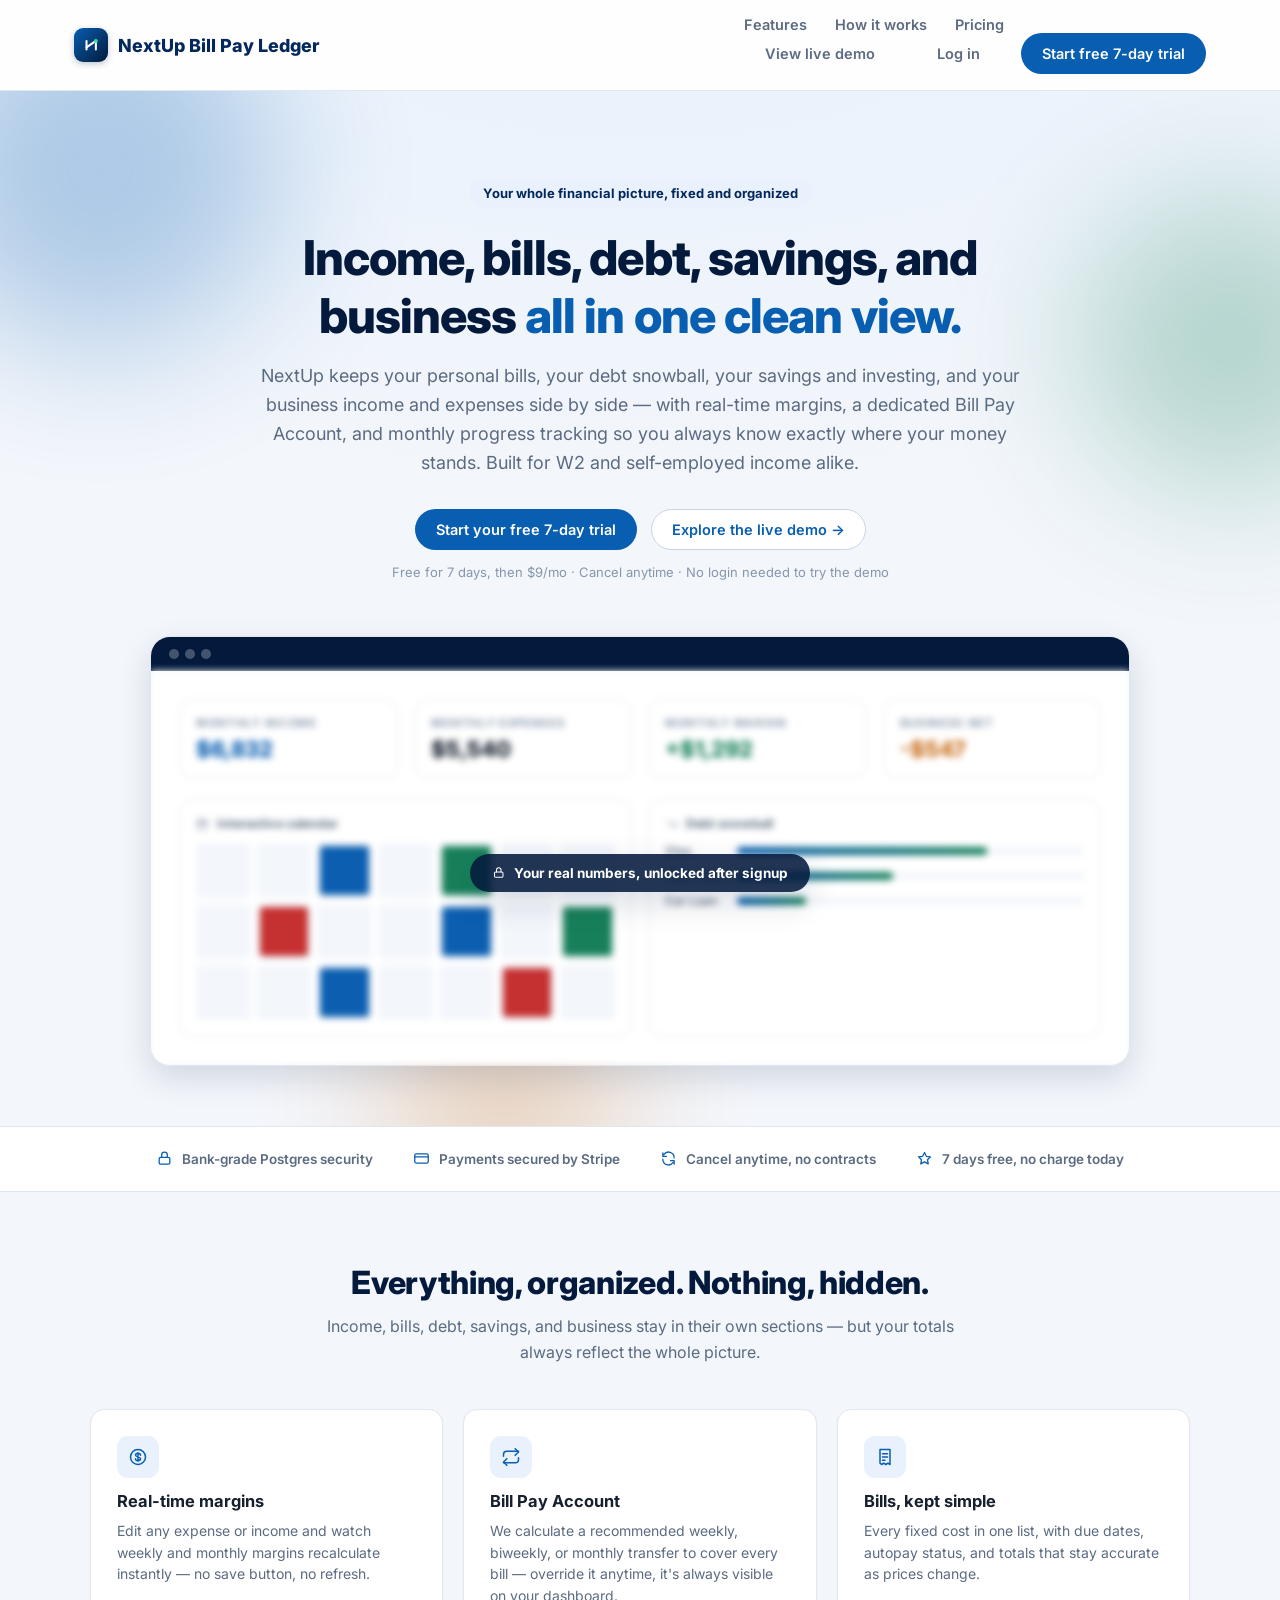
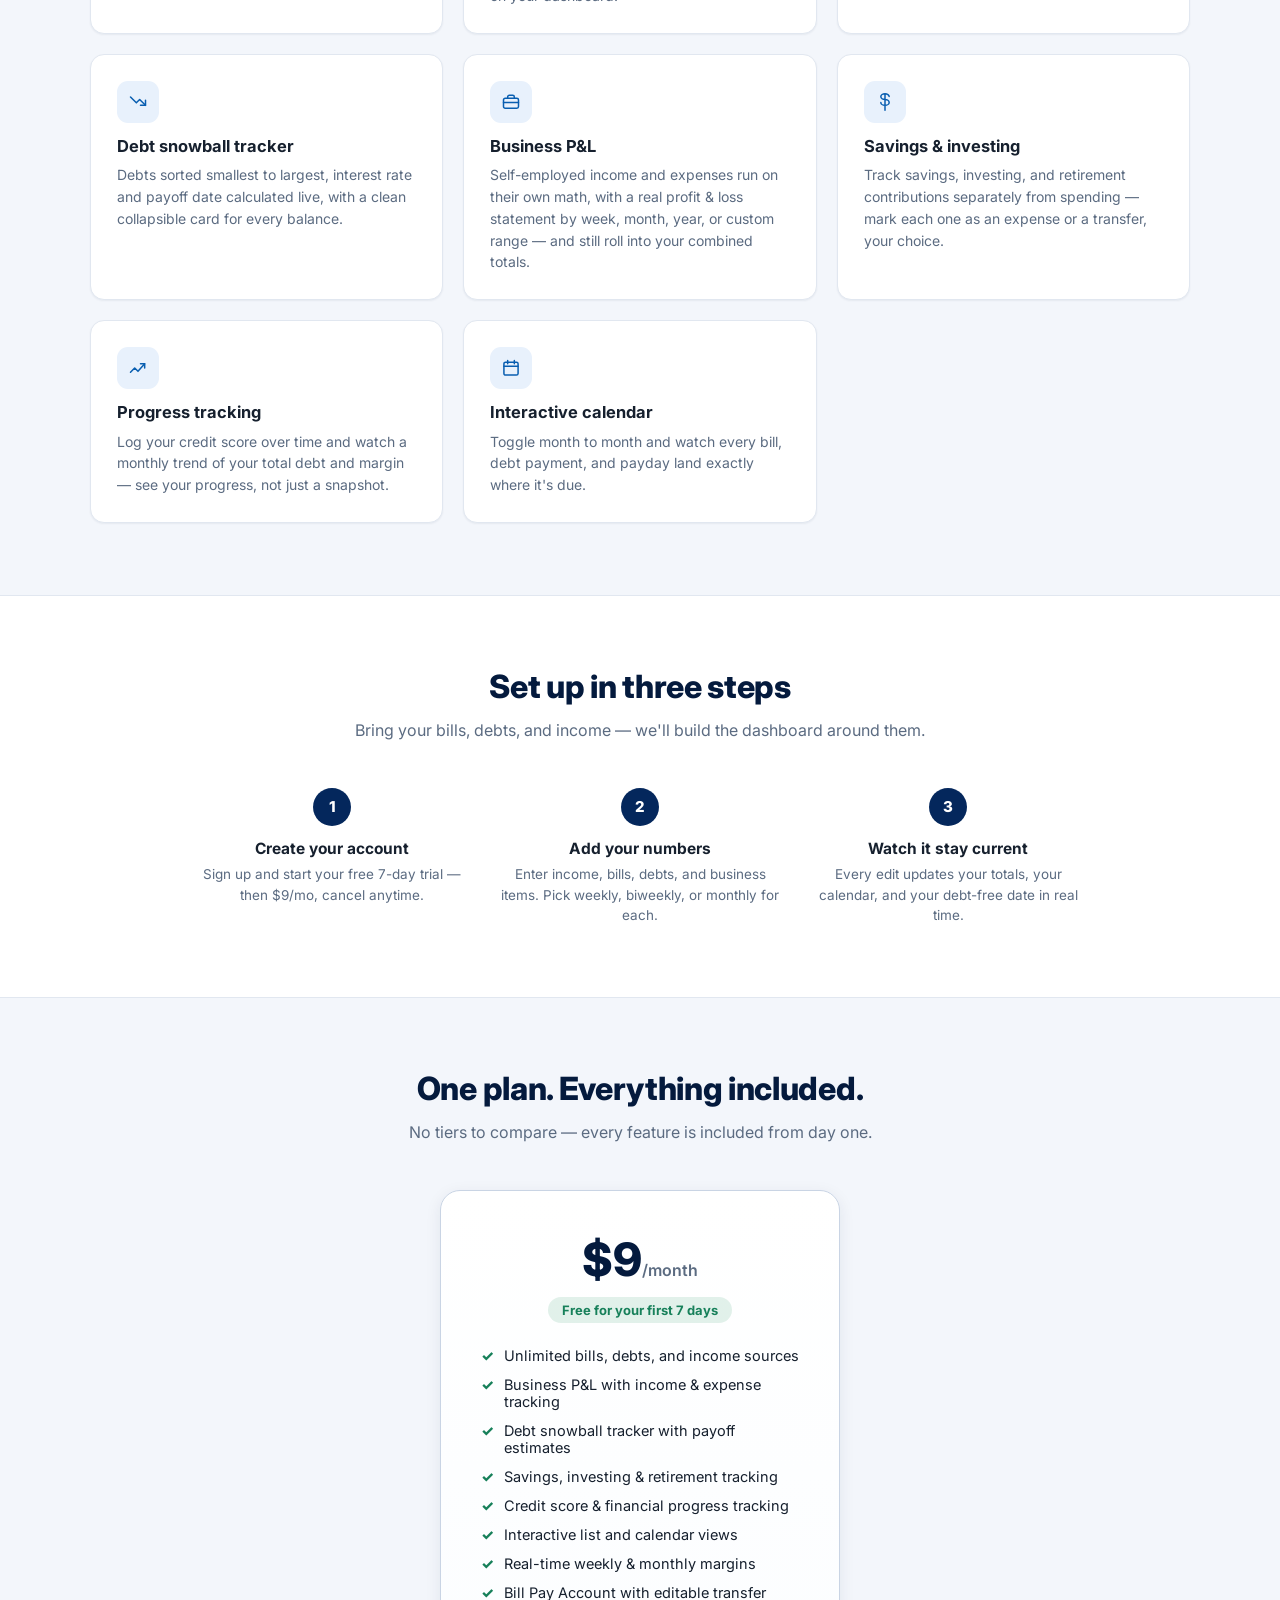
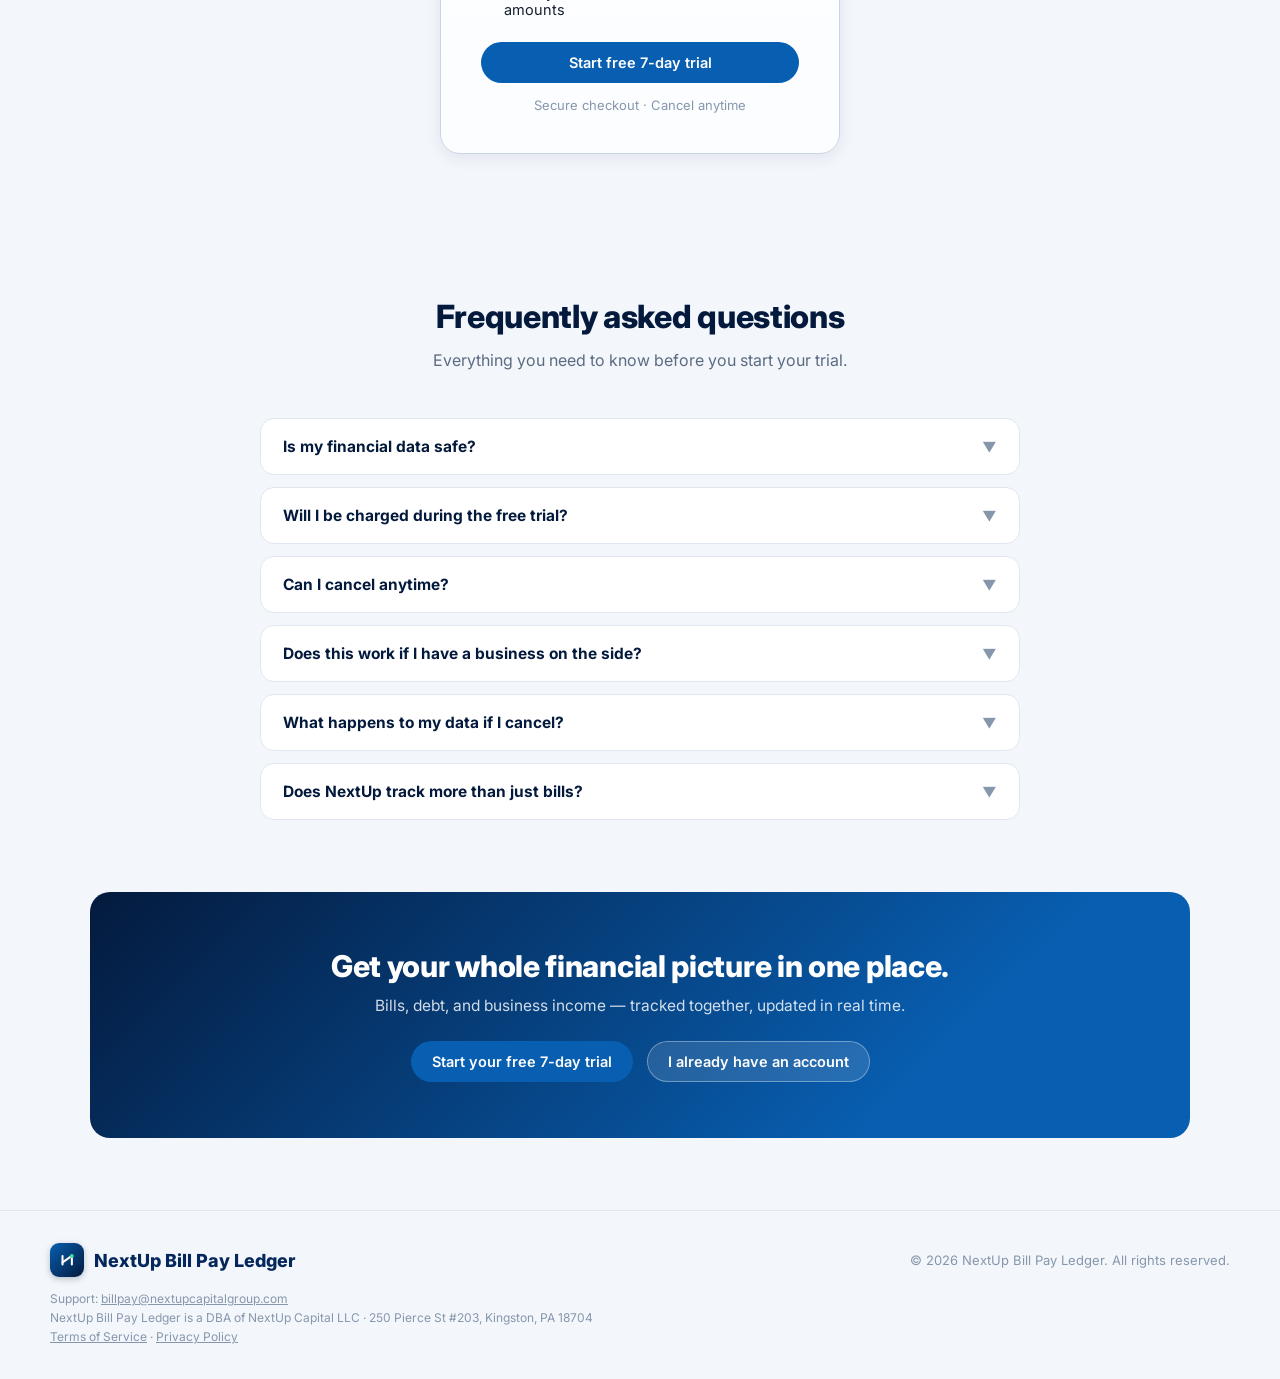
<file: index.html>
<!DOCTYPE html>
<html lang="en">
<head>
<meta charset="UTF-8">
<meta name="viewport" content="width=device-width, initial-scale=1.0">
<title>NextUp Bill Pay Ledger — Fix Your Whole Financial Picture</title>
<meta name="description" content="NextUp brings your income, bills, debt payoff, savings, business P&L, and credit score into one place. Real-time margins, a Bill Pay Account, a debt snowball tracker, and monthly progress tracking — built for W2 and self-employed income alike.">
<link rel="preconnect" href="https://fonts.googleapis.com">
<link href="https://fonts.googleapis.com/css2?family=Inter:wght@400;500;600;700;800&display=swap" rel="stylesheet">
<link rel="stylesheet" href="css/styles.css">
<link rel="manifest" href="manifest.json">
<link rel="icon" href="icons/favicon-32.png" sizes="32x32" type="image/png">
<link rel="apple-touch-icon" href="icons/apple-touch-icon.png">
<meta name="theme-color" content="#085eb0">
</head>
<body>

<nav class="nav">
  <div class="nav-inner">
    <div class="brand"><span class="brand-mark">
      <svg viewBox="0 0 24 24" fill="none" xmlns="http://www.w3.org/2000/svg">
        <path d="M6.5 17V7" stroke="#fff" stroke-width="2.4" stroke-linecap="round"/>
        <path d="M17.5 17V7" stroke="#fff" stroke-width="2.4" stroke-linecap="round"/>
        <path d="M6.5 14.5L17.5 7" stroke="#fff" stroke-width="2.4" stroke-linecap="round" stroke-linejoin="round"/>
        <circle class="tick" cx="17.5" cy="7" r="2.3" fill="#34e0a1"/>
      </svg>
    </span> NextUp Bill Pay Ledger</div>
    <button class="nav-toggle" id="navToggle" aria-label="Toggle menu" aria-expanded="false">&#9776;</button>
    <div class="nav-menu" id="navMenu">
      <div class="nav-links">
        <a href="#features">Features</a>
        <a href="#how">How it works</a>
        <a href="#pricing">Pricing</a>
      </div>
      <div class="nav-cta">
        <a href="demo.html" class="btn btn-ghost">View live demo</a>
        <a href="login.html" class="btn btn-ghost">Log in</a>
        <a href="signup.html" class="btn btn-primary">Start free 7-day trial</a>
      </div>
    </div>
  </div>
</nav>

<header class="hero">
  <span class="hero-blob b1"></span>
  <span class="hero-blob b2"></span>
  <span class="hero-blob b3"></span>

  <div class="hero-inner">
    <span class="eyebrow">Your whole financial picture, fixed and organized</span>
    <h1>Income, bills, debt, savings, and business <span>all in one clean view.</span></h1>
    <p class="lead">NextUp keeps your personal bills, your debt snowball, your savings and investing, and your business income and expenses side by side — with real-time margins, a dedicated Bill Pay Account, and monthly progress tracking so you always know exactly where your money stands. Built for W2 and self-employed income alike.</p>
    <div class="hero-actions">
      <a href="signup.html" class="btn btn-primary">Start your free 7-day trial</a>
      <a href="demo.html" class="btn btn-secondary">Explore the live demo &rarr;</a>
    </div>
    <div class="hero-note">Free for 7 days, then $9/mo · Cancel anytime · No login needed to try the demo</div>
  </div>

  <div class="hero-mock">
    <div class="mock-bar"><span class="mock-dot"></span><span class="mock-dot"></span><span class="mock-dot"></span></div>
    <div class="mock-blur">
      <div class="mock-body">
        <div class="mock-card blue"><div class="lbl">Monthly Income</div><div class="val">$6,832</div></div>
        <div class="mock-card"><div class="lbl">Monthly Expenses</div><div class="val">$5,540</div></div>
        <div class="mock-card green"><div class="lbl">Monthly Margin</div><div class="val">+$1,292</div></div>
        <div class="mock-card orange"><div class="lbl">Business Net</div><div class="val">-$547</div></div>
      </div>
      <div class="mock-panels">
        <div class="mock-panel">
          <div class="mock-panel-title"><svg viewBox="0 0 24 24" fill="none" stroke="currentColor" stroke-width="1.8" stroke-linecap="round" stroke-linejoin="round"><rect x="3.5" y="5" width="17" height="15.5" rx="2"/><path d="M8 3v4M16 3v4M3.5 10h17"/></svg> Interactive calendar</div>
          <div class="mock-calendar">
            <span></span><span></span><span class="d-bill"></span><span></span><span class="d-income"></span><span></span><span></span>
            <span></span><span class="d-debt"></span><span></span><span></span><span class="d-bill"></span><span></span><span class="d-income"></span>
            <span></span><span></span><span class="d-bill"></span><span></span><span></span><span class="d-debt"></span><span></span>
          </div>
        </div>
        <div class="mock-panel">
          <div class="mock-panel-title"><svg viewBox="0 0 24 24" fill="none" stroke="currentColor" stroke-width="1.8" stroke-linecap="round" stroke-linejoin="round"><path d="M3 6l7 7 4-4 7 7"/><path d="M15 16h6v-6"/></svg> Debt snowball</div>
          <div class="mock-debt-row"><span>Visa</span><div class="mock-bar-track"><div class="mock-bar-fill" style="--pct:72%"></div></div></div>
          <div class="mock-debt-row"><span>Store Card</span><div class="mock-bar-track"><div class="mock-bar-fill" style="--pct:45%"></div></div></div>
          <div class="mock-debt-row"><span>Car Loan</span><div class="mock-bar-track"><div class="mock-bar-fill" style="--pct:20%"></div></div></div>
        </div>
      </div>
    </div>
    <div class="mock-peek-badge"><span><svg viewBox="0 0 24 24" fill="none" stroke="currentColor" stroke-width="1.8" stroke-linecap="round" stroke-linejoin="round"><rect x="4.5" y="10.5" width="15" height="9.5" rx="2"/><path d="M8 10.5V7a4 4 0 0 1 8 0v3.5"/></svg> Your real numbers, unlocked after signup</span></div>
  </div>
</header>

<div class="trust-bar">
  <div class="trust-bar-inner">
    <div class="trust-item"><span class="ic"><svg viewBox="0 0 24 24" fill="none" stroke="currentColor" stroke-width="1.8" stroke-linecap="round" stroke-linejoin="round"><rect x="4.5" y="10.5" width="15" height="9.5" rx="2"/><path d="M8 10.5V7a4 4 0 0 1 8 0v3.5"/></svg></span> Bank-grade Postgres security</div>
    <div class="trust-item"><span class="ic"><svg viewBox="0 0 24 24" fill="none" stroke="currentColor" stroke-width="1.8" stroke-linecap="round" stroke-linejoin="round"><rect x="2.5" y="5.5" width="19" height="13" rx="2.2"/><path d="M2.5 9.8h19"/></svg></span> Payments secured by Stripe</div>
    <div class="trust-item"><span class="ic"><svg viewBox="0 0 24 24" fill="none" stroke="currentColor" stroke-width="1.8" stroke-linecap="round" stroke-linejoin="round"><path d="M20 11a8 8 0 0 0-14.6-4.6M4 4v5h5"/><path d="M4 13a8 8 0 0 0 14.6 4.6M20 20v-5h-5"/></svg></span> Cancel anytime, no contracts</div>
    <div class="trust-item"><span class="ic"><svg viewBox="0 0 24 24" fill="none" stroke="currentColor" stroke-width="1.8" stroke-linecap="round" stroke-linejoin="round"><path d="M12 3.5l2.6 5.4 5.9.7-4.3 4.1 1.1 5.9L12 16.8l-5.3 2.8 1.1-5.9-4.3-4.1 5.9-.7z"/></svg></span> 7 days free, no charge today</div>
  </div>
</div>

<section class="section reveal" id="features">
  <div class="section-head">
    <h2>Everything, organized. Nothing, hidden.</h2>
    <p>Income, bills, debt, savings, and business stay in their own sections — but your totals always reflect the whole picture.</p>
  </div>
  <div class="feature-grid">
    <div class="feature-card">
      <div class="feature-icon"><svg viewBox="0 0 24 24" fill="none" stroke="currentColor" stroke-width="1.8" stroke-linecap="round" stroke-linejoin="round"><circle cx="12" cy="12" r="9"/><path d="M12 7v10M15 9.8c0-1.3-1.3-2.3-3-2.3s-3 .9-3 2.1c0 3.1 6 1.4 6 4.5 0 1.3-1.3 2.2-3 2.2s-3-1-3-2.3"/></svg></div>
      <h3>Real-time margins</h3>
      <p>Edit any expense or income and watch weekly and monthly margins recalculate instantly — no save button, no refresh.</p>
    </div>
    <div class="feature-card">
      <div class="feature-icon"><svg viewBox="0 0 24 24" fill="none" stroke="currentColor" stroke-width="1.8" stroke-linecap="round" stroke-linejoin="round"><path d="M17 2l4 4-4 4"/><path d="M3 11V9a4 4 0 0 1 4-4h14"/><path d="M7 22l-4-4 4-4"/><path d="M21 13v2a4 4 0 0 1-4 4H3"/></svg></div>
      <h3>Bill Pay Account</h3>
      <p>We calculate a recommended weekly, biweekly, or monthly transfer to cover every bill — override it anytime, it's always visible on your dashboard.</p>
    </div>
    <div class="feature-card">
      <div class="feature-icon"><svg viewBox="0 0 24 24" fill="none" stroke="currentColor" stroke-width="1.8" stroke-linecap="round" stroke-linejoin="round"><path d="M6 3h12v18l-2.5-1.6L13 21l-2.5-1.6L8 21l-2-1.6z"/><path d="M9 8h6M9 12h6M9 16h3"/></svg></div>
      <h3>Bills, kept simple</h3>
      <p>Every fixed cost in one list, with due dates, autopay status, and totals that stay accurate as prices change.</p>
    </div>
    <div class="feature-card">
      <div class="feature-icon"><svg viewBox="0 0 24 24" fill="none" stroke="currentColor" stroke-width="1.8" stroke-linecap="round" stroke-linejoin="round"><path d="M3 6l7 7 4-4 7 7"/><path d="M15 16h6v-6"/></svg></div>
      <h3>Debt snowball tracker</h3>
      <p>Debts sorted smallest to largest, interest rate and payoff date calculated live, with a clean collapsible card for every balance.</p>
    </div>
    <div class="feature-card">
      <div class="feature-icon"><svg viewBox="0 0 24 24" fill="none" stroke="currentColor" stroke-width="1.8" stroke-linecap="round" stroke-linejoin="round"><rect x="3" y="7.5" width="18" height="12" rx="2"/><path d="M8 7.5V6a2 2 0 0 1 2-2h4a2 2 0 0 1 2 2v1.5M3 12.5h18"/></svg></div>
      <h3>Business P&amp;L</h3>
      <p>Self-employed income and expenses run on their own math, with a real profit &amp; loss statement by week, month, year, or custom range — and still roll into your combined totals.</p>
    </div>
    <div class="feature-card">
      <div class="feature-icon"><svg viewBox="0 0 24 24" fill="none" stroke="currentColor" stroke-width="1.8" stroke-linecap="round" stroke-linejoin="round"><path d="M12 2v20M17 5.5c0-1.9-2.2-3.5-5-3.5S7 3.6 7 5.5 9.2 9 12 9s5 1.6 5 3.5-2.2 3.5-5 3.5-5-1.6-5-3.5"/></svg></div>
      <h3>Savings &amp; investing</h3>
      <p>Track savings, investing, and retirement contributions separately from spending — mark each one as an expense or a transfer, your choice.</p>
    </div>
    <div class="feature-card">
      <div class="feature-icon"><svg viewBox="0 0 24 24" fill="none" stroke="currentColor" stroke-width="1.8" stroke-linecap="round" stroke-linejoin="round"><path d="M3 17l5-5 4 4 8-9"/><path d="M15 7h5v5"/></svg></div>
      <h3>Progress tracking</h3>
      <p>Log your credit score over time and watch a monthly trend of your total debt and margin — see your progress, not just a snapshot.</p>
    </div>
    <div class="feature-card">
      <div class="feature-icon"><svg viewBox="0 0 24 24" fill="none" stroke="currentColor" stroke-width="1.8" stroke-linecap="round" stroke-linejoin="round"><rect x="3.5" y="5" width="17" height="15.5" rx="2"/><path d="M8 3v4M16 3v4M3.5 10h17"/></svg></div>
      <h3>Interactive calendar</h3>
      <p>Toggle month to month and watch every bill, debt payment, and payday land exactly where it's due.</p>
    </div>
  </div>
</section>

<section class="section reveal" id="how" style="background:#fff;border-top:1px solid var(--border);border-bottom:1px solid var(--border);">
  <div class="section-head">
    <h2>Set up in three steps</h2>
    <p>Bring your bills, debts, and income — we'll build the dashboard around them.</p>
  </div>
  <div class="how-grid">
    <div class="how-step">
      <div class="num">1</div>
      <h4>Create your account</h4>
      <p>Sign up and start your free 7-day trial — then $9/mo, cancel anytime.</p>
    </div>
    <div class="how-step">
      <div class="num">2</div>
      <h4>Add your numbers</h4>
      <p>Enter income, bills, debts, and business items. Pick weekly, biweekly, or monthly for each.</p>
    </div>
    <div class="how-step">
      <div class="num">3</div>
      <h4>Watch it stay current</h4>
      <p>Every edit updates your totals, your calendar, and your debt-free date in real time.</p>
    </div>
  </div>
</section>

<section class="section reveal" id="pricing">
  <div class="section-head">
    <h2>One plan. Everything included.</h2>
    <p>No tiers to compare — every feature is included from day one.</p>
  </div>
  <div class="pricing-wrap">
    <div class="price-card">
      <div class="price-tag">$9<span>/month</span></div>
      <div class="trial-badge">Free for your first 7 days</div>
      <ul class="price-list">
        <li>Unlimited bills, debts, and income sources</li>
        <li>Business P&amp;L with income &amp; expense tracking</li>
        <li>Debt snowball tracker with payoff estimates</li>
        <li>Savings, investing &amp; retirement tracking</li>
        <li>Credit score &amp; financial progress tracking</li>
        <li>Interactive list and calendar views</li>
        <li>Real-time weekly &amp; monthly margins</li>
        <li>Bill Pay Account with editable transfer amounts</li>
      </ul>
      <a href="signup.html" class="btn btn-primary btn-block">Start free 7-day trial</a>
      <div class="hero-note">Secure checkout · Cancel anytime</div>
    </div>
  </div>
</section>

<section class="section reveal" id="faq">
  <div class="section-head">
    <h2>Frequently asked questions</h2>
    <p>Everything you need to know before you start your trial.</p>
  </div>
  <div class="faq-wrap">
    <div class="faq-item">
      <button class="faq-q" type="button">Is my financial data safe? <span class="chev">&#9660;</span></button>
      <div class="faq-a">Yes. Your data is stored in a secured Postgres database with row-level security, meaning only your authenticated account can ever read or write your records — not even other NextUp users. Payments are processed entirely by Stripe; we never see or store your full card number.</div>
    </div>
    <div class="faq-item">
      <button class="faq-q" type="button">Will I be charged during the free trial? <span class="chev">&#9660;</span></button>
      <div class="faq-a">No. You won't be charged anything for your first 7 days. If you don't cancel before the trial ends, your card is billed $9/month automatically. You can cancel anytime from your dashboard's "Manage billing" link.</div>
    </div>
    <div class="faq-item">
      <button class="faq-q" type="button">Can I cancel anytime? <span class="chev">&#9660;</span></button>
      <div class="faq-a">Yes — there are no contracts or lock-in periods. Cancel with one click from your dashboard, and you'll keep access through the end of your current billing period.</div>
    </div>
    <div class="faq-item">
      <button class="faq-q" type="button">Does this work if I have a business on the side? <span class="chev">&#9660;</span></button>
      <div class="faq-a">Yes — NextUp was built specifically for people juggling W2 income, personal bills, and self-employed or business income at the same time. Business transactions run on their own math but roll into your combined totals automatically.</div>
    </div>
    <div class="faq-item">
      <button class="faq-q" type="button">What happens to my data if I cancel? <span class="chev">&#9660;</span></button>
      <div class="faq-a">Your data stays associated with your account. If you'd like it fully deleted, just email us at <a href="mailto:billpay@nextupcapitalgroup.com">billpay@nextupcapitalgroup.com</a> and we'll remove it.</div>
    </div>
    <div class="faq-item">
      <button class="faq-q" type="button">Does NextUp track more than just bills? <span class="chev">&#9660;</span></button>
      <div class="faq-a">Yes. Beyond bills and debt, NextUp covers your full financial picture: savings, investing, and retirement contributions; a dedicated Business P&amp;L view; and a Progress tab where you can log your credit score and watch a monthly trend of your total debt and margin over time.</div>
    </div>
  </div>
</section>

<div class="cta-banner reveal">
  <h2>Get your whole financial picture in one place.</h2>
  <p>Bills, debt, and business income — tracked together, updated in real time.</p>
  <div class="hero-actions">
    <a href="signup.html" class="btn btn-primary">Start your free 7-day trial</a>
    <a href="login.html" class="btn btn-secondary">I already have an account</a>
  </div>
</div>

<footer class="footer">
  <div class="footer-inner">
    <div class="brand"><span class="brand-mark">
      <svg viewBox="0 0 24 24" fill="none" xmlns="http://www.w3.org/2000/svg">
        <path d="M6.5 17V7" stroke="#fff" stroke-width="2.4" stroke-linecap="round"/>
        <path d="M17.5 17V7" stroke="#fff" stroke-width="2.4" stroke-linecap="round"/>
        <path d="M6.5 14.5L17.5 7" stroke="#fff" stroke-width="2.4" stroke-linecap="round" stroke-linejoin="round"/>
        <circle class="tick" cx="17.5" cy="7" r="2.3" fill="#34e0a1"/>
      </svg>
    </span> NextUp Bill Pay Ledger</div>
    <div>&copy; 2026 NextUp Bill Pay Ledger. All rights reserved.</div>
    <div class="footer-legal">
      Support: <a href="mailto:billpay@nextupcapitalgroup.com">billpay@nextupcapitalgroup.com</a><br>
      NextUp Bill Pay Ledger is a DBA of NextUp Capital LLC · 250 Pierce St #203, Kingston, PA 18704<br>
      <a href="terms.html">Terms of Service</a> · <a href="privacy.html">Privacy Policy</a>
    </div>
  </div>
</footer>

<script>
  const navToggle = document.getElementById('navToggle');
  const navMenu = document.getElementById('navMenu');
  navToggle.addEventListener('click', () => {
    const open = navMenu.classList.toggle('open');
    navToggle.setAttribute('aria-expanded', String(open));
  });
  navMenu.querySelectorAll('a').forEach(a => a.addEventListener('click', () => {
    navMenu.classList.remove('open');
    navToggle.setAttribute('aria-expanded', 'false');
  }));

  const navEl = document.querySelector('.nav');
  window.addEventListener('scroll', () => {
    navEl.classList.toggle('scrolled', window.scrollY > 8);
  }, { passive: true });

  if ('IntersectionObserver' in window) {
    const revealObserver = new IntersectionObserver((entries) => {
      entries.forEach(entry => {
        if (entry.isIntersecting) {
          entry.target.classList.add('in-view');
          revealObserver.unobserve(entry.target);
        }
      });
    }, { threshold: 0.12 });
    document.querySelectorAll('.reveal').forEach(el => revealObserver.observe(el));
  } else {
    document.querySelectorAll('.reveal').forEach(el => el.classList.add('in-view'));
  }

  document.querySelectorAll('.faq-q').forEach(btn => {
    btn.addEventListener('click', () => {
      const item = btn.closest('.faq-item');
      const wasOpen = item.classList.contains('open');
      document.querySelectorAll('.faq-item.open').forEach(i => i.classList.remove('open'));
      if (!wasOpen) item.classList.add('open');
    });
  });
</script>
</body>
</html>
</file>
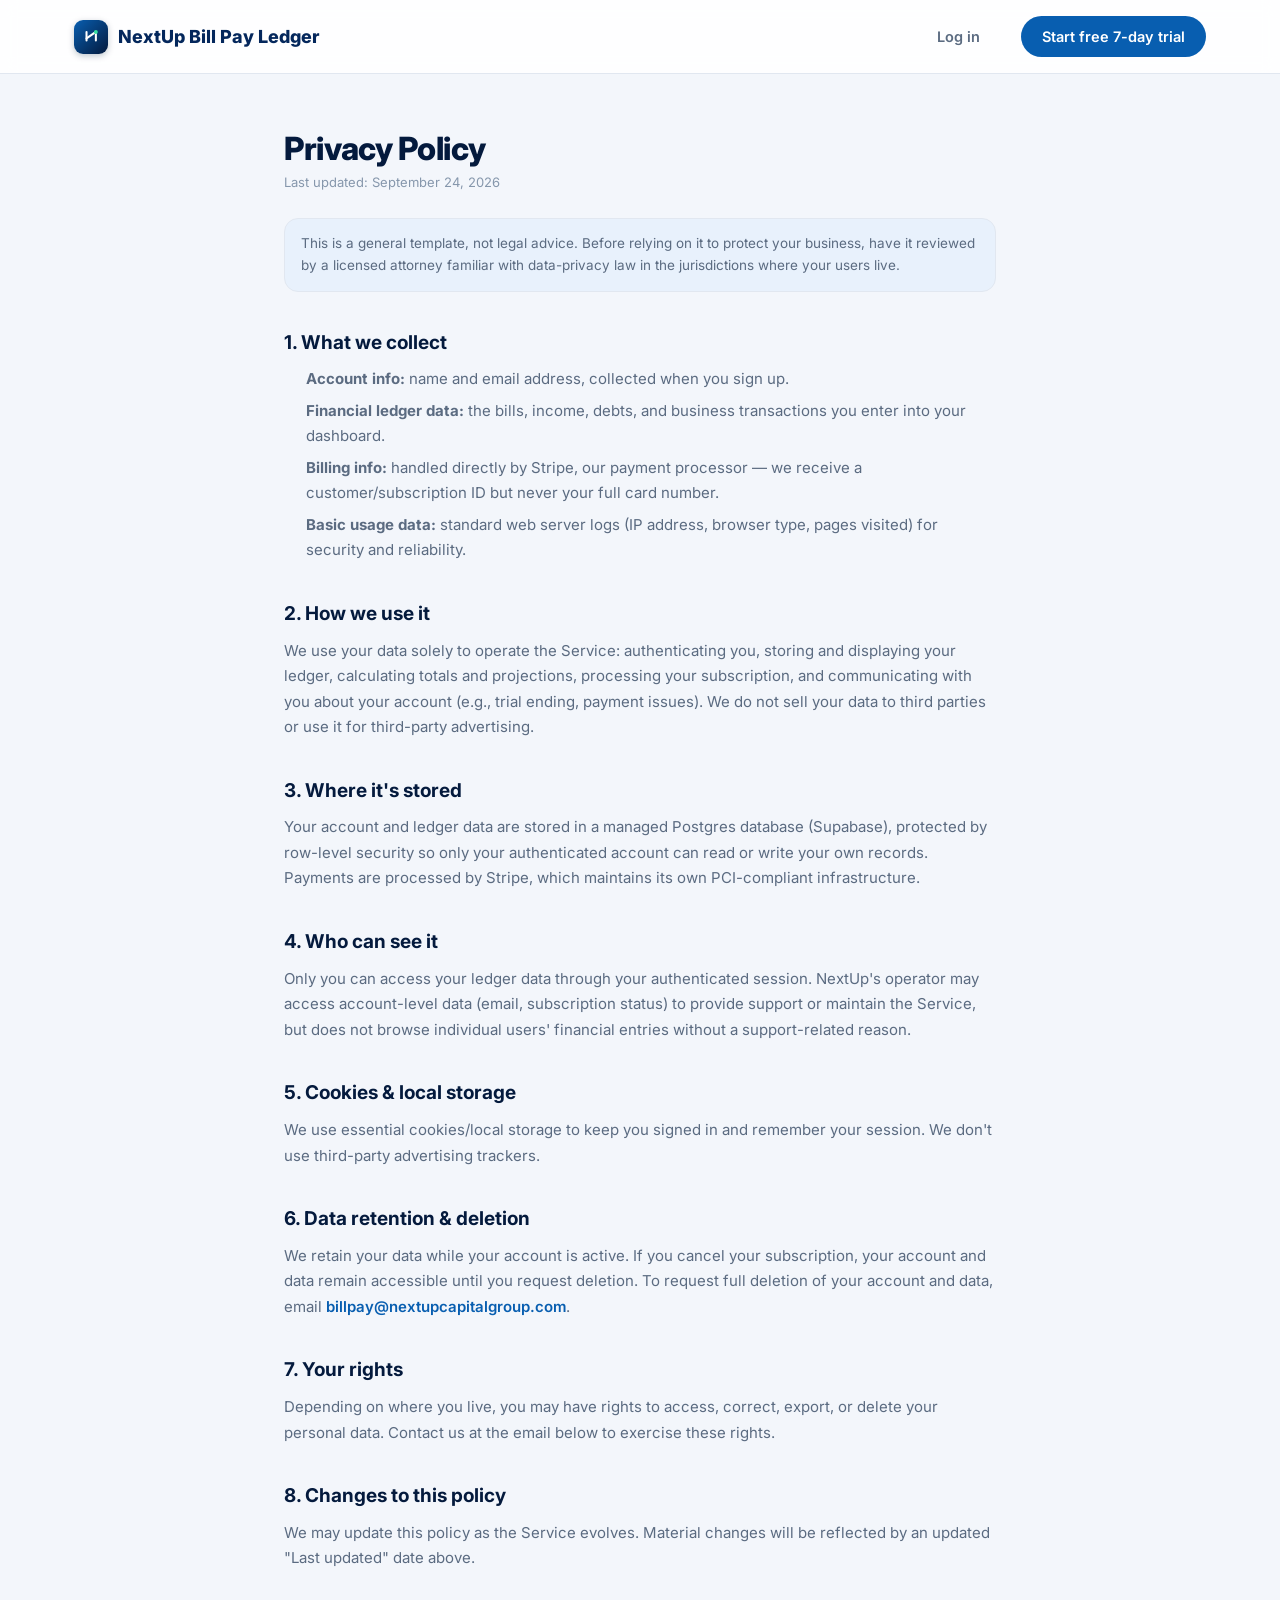
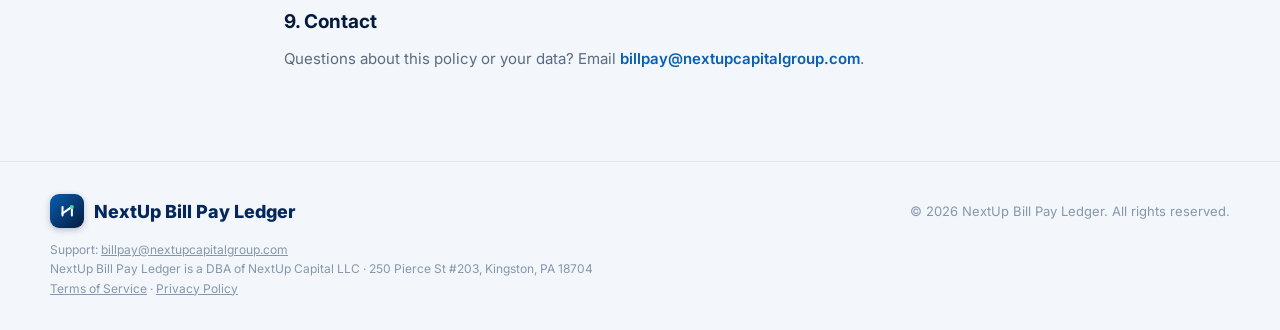
<file: privacy.html>
<!DOCTYPE html>
<html lang="en">
<head>
<meta charset="UTF-8">
<meta name="viewport" content="width=device-width, initial-scale=1.0">
<title>Privacy Policy · NextUp Bill Pay Ledger</title>
<link rel="preconnect" href="https://fonts.googleapis.com">
<link href="https://fonts.googleapis.com/css2?family=Inter:wght@400;500;600;700;800&display=swap" rel="stylesheet">
<link rel="stylesheet" href="css/styles.css">
</head>
<body>

<nav class="nav">
  <div class="nav-inner">
    <a href="index.html" class="brand" style="text-decoration:none;"><span class="brand-mark">
      <svg viewBox="0 0 24 24" fill="none" xmlns="http://www.w3.org/2000/svg">
        <path d="M6.5 17V7" stroke="#fff" stroke-width="2.4" stroke-linecap="round"/>
        <path d="M17.5 17V7" stroke="#fff" stroke-width="2.4" stroke-linecap="round"/>
        <path d="M6.5 14.5L17.5 7" stroke="#fff" stroke-width="2.4" stroke-linecap="round" stroke-linejoin="round"/>
        <circle class="tick" cx="17.5" cy="7" r="2.3" fill="#34e0a1"/>
      </svg>
    </span> NextUp Bill Pay Ledger</a>
    <div class="nav-menu" id="navMenu">
      <div class="nav-cta">
        <a href="login.html" class="btn btn-ghost">Log in</a>
        <a href="signup.html" class="btn btn-primary">Start free 7-day trial</a>
      </div>
    </div>
  </div>
</nav>

<div class="legal-wrap">
  <h1>Privacy Policy</h1>
  <div class="updated">Last updated: September 24, 2026</div>

  <div class="legal-notice">
    This is a general template, not legal advice. Before relying on it to protect your business, have it reviewed by a licensed attorney familiar with data-privacy law in the jurisdictions where your users live.
  </div>

  <h2>1. What we collect</h2>
  <ul>
    <li><strong>Account info:</strong> name and email address, collected when you sign up.</li>
    <li><strong>Financial ledger data:</strong> the bills, income, debts, and business transactions you enter into your dashboard.</li>
    <li><strong>Billing info:</strong> handled directly by Stripe, our payment processor — we receive a customer/subscription ID but never your full card number.</li>
    <li><strong>Basic usage data:</strong> standard web server logs (IP address, browser type, pages visited) for security and reliability.</li>
  </ul>

  <h2>2. How we use it</h2>
  <p>We use your data solely to operate the Service: authenticating you, storing and displaying your ledger, calculating totals and projections, processing your subscription, and communicating with you about your account (e.g., trial ending, payment issues). We do not sell your data to third parties or use it for third-party advertising.</p>

  <h2>3. Where it's stored</h2>
  <p>Your account and ledger data are stored in a managed Postgres database (Supabase), protected by row-level security so only your authenticated account can read or write your own records. Payments are processed by Stripe, which maintains its own PCI-compliant infrastructure.</p>

  <h2>4. Who can see it</h2>
  <p>Only you can access your ledger data through your authenticated session. NextUp's operator may access account-level data (email, subscription status) to provide support or maintain the Service, but does not browse individual users' financial entries without a support-related reason.</p>

  <h2>5. Cookies &amp; local storage</h2>
  <p>We use essential cookies/local storage to keep you signed in and remember your session. We don't use third-party advertising trackers.</p>

  <h2>6. Data retention &amp; deletion</h2>
  <p>We retain your data while your account is active. If you cancel your subscription, your account and data remain accessible until you request deletion. To request full deletion of your account and data, email <a href="mailto:billpay@nextupcapitalgroup.com">billpay@nextupcapitalgroup.com</a>.</p>

  <h2>7. Your rights</h2>
  <p>Depending on where you live, you may have rights to access, correct, export, or delete your personal data. Contact us at the email below to exercise these rights.</p>

  <h2>8. Changes to this policy</h2>
  <p>We may update this policy as the Service evolves. Material changes will be reflected by an updated "Last updated" date above.</p>

  <h2>9. Contact</h2>
  <p>Questions about this policy or your data? Email <a href="mailto:billpay@nextupcapitalgroup.com">billpay@nextupcapitalgroup.com</a>.</p>
</div>

<footer class="footer">
  <div class="footer-inner">
    <div class="brand"><span class="brand-mark">
      <svg viewBox="0 0 24 24" fill="none" xmlns="http://www.w3.org/2000/svg">
        <path d="M6.5 17V7" stroke="#fff" stroke-width="2.4" stroke-linecap="round"/>
        <path d="M17.5 17V7" stroke="#fff" stroke-width="2.4" stroke-linecap="round"/>
        <path d="M6.5 14.5L17.5 7" stroke="#fff" stroke-width="2.4" stroke-linecap="round" stroke-linejoin="round"/>
        <circle class="tick" cx="17.5" cy="7" r="2.3" fill="#34e0a1"/>
      </svg>
    </span> NextUp Bill Pay Ledger</div>
    <div>&copy; 2026 NextUp Bill Pay Ledger. All rights reserved.</div>
    <div class="footer-legal">
      Support: <a href="mailto:billpay@nextupcapitalgroup.com">billpay@nextupcapitalgroup.com</a><br>
      NextUp Bill Pay Ledger is a DBA of NextUp Capital LLC · 250 Pierce St #203, Kingston, PA 18704<br>
      <a href="terms.html">Terms of Service</a> · <a href="privacy.html">Privacy Policy</a>
    </div>
  </div>
</footer>

</body>
</html>
</file>
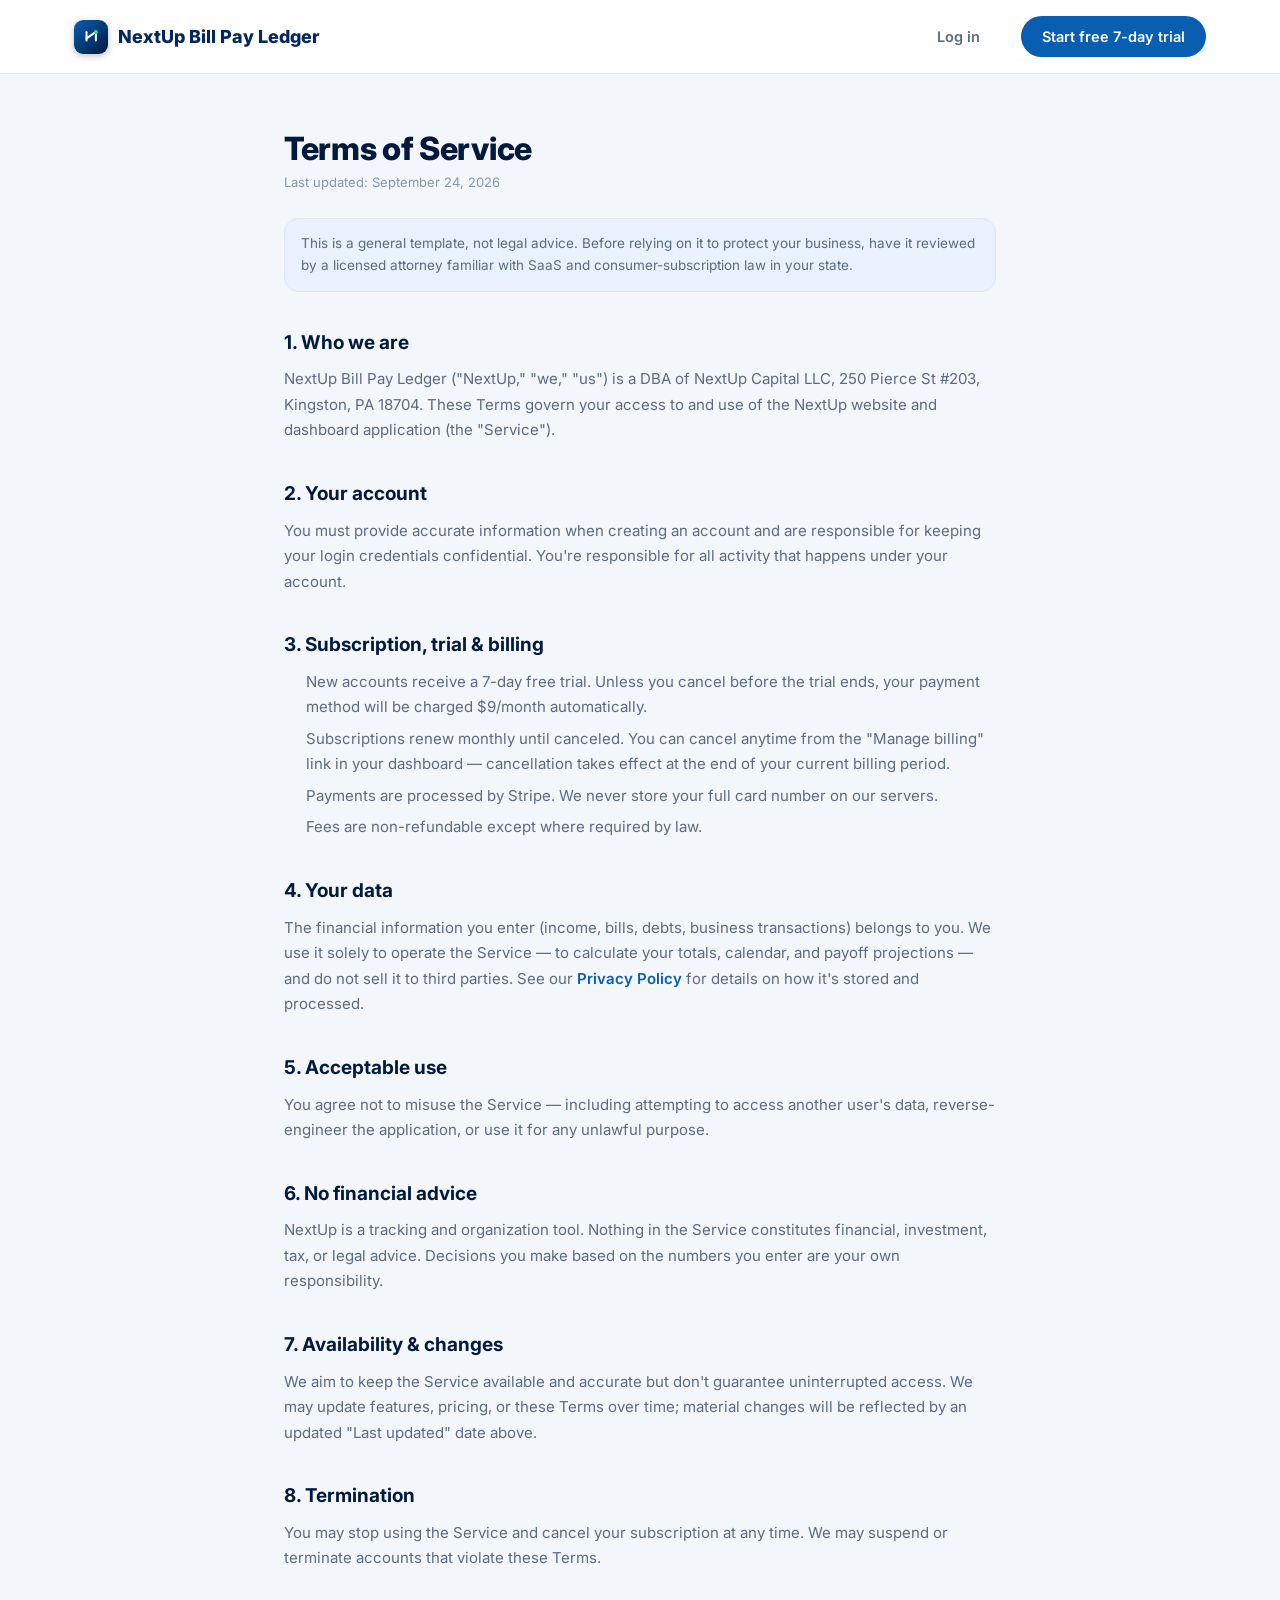
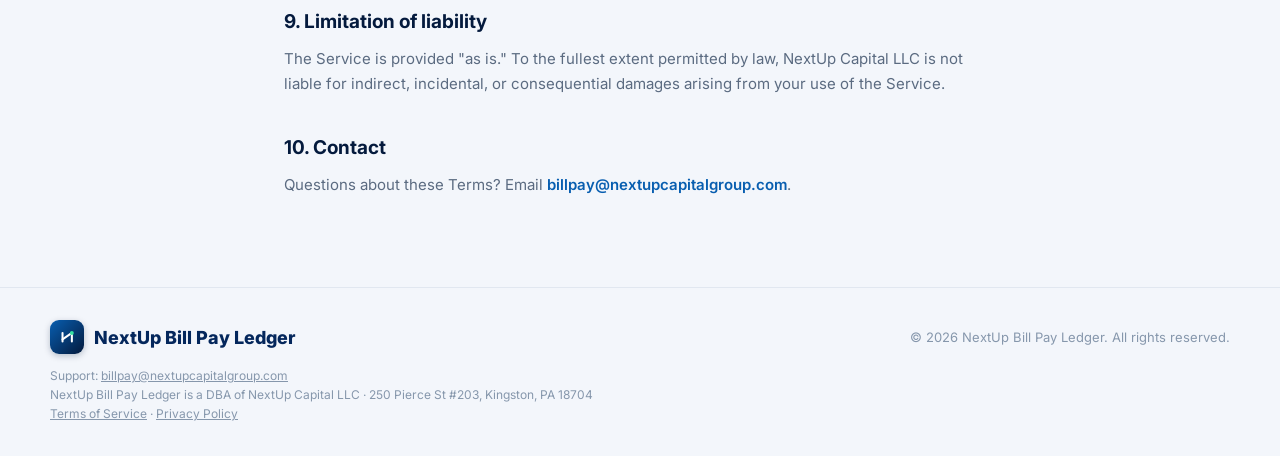
<file: terms.html>
<!DOCTYPE html>
<html lang="en">
<head>
<meta charset="UTF-8">
<meta name="viewport" content="width=device-width, initial-scale=1.0">
<title>Terms of Service · NextUp Bill Pay Ledger</title>
<link rel="preconnect" href="https://fonts.googleapis.com">
<link href="https://fonts.googleapis.com/css2?family=Inter:wght@400;500;600;700;800&display=swap" rel="stylesheet">
<link rel="stylesheet" href="css/styles.css">
</head>
<body>

<nav class="nav">
  <div class="nav-inner">
    <a href="index.html" class="brand" style="text-decoration:none;"><span class="brand-mark">
      <svg viewBox="0 0 24 24" fill="none" xmlns="http://www.w3.org/2000/svg">
        <path d="M6.5 17V7" stroke="#fff" stroke-width="2.4" stroke-linecap="round"/>
        <path d="M17.5 17V7" stroke="#fff" stroke-width="2.4" stroke-linecap="round"/>
        <path d="M6.5 14.5L17.5 7" stroke="#fff" stroke-width="2.4" stroke-linecap="round" stroke-linejoin="round"/>
        <circle class="tick" cx="17.5" cy="7" r="2.3" fill="#34e0a1"/>
      </svg>
    </span> NextUp Bill Pay Ledger</a>
    <div class="nav-menu" id="navMenu">
      <div class="nav-cta">
        <a href="login.html" class="btn btn-ghost">Log in</a>
        <a href="signup.html" class="btn btn-primary">Start free 7-day trial</a>
      </div>
    </div>
  </div>
</nav>

<div class="legal-wrap">
  <h1>Terms of Service</h1>
  <div class="updated">Last updated: September 24, 2026</div>

  <div class="legal-notice">
    This is a general template, not legal advice. Before relying on it to protect your business, have it reviewed by a licensed attorney familiar with SaaS and consumer-subscription law in your state.
  </div>

  <h2>1. Who we are</h2>
  <p>NextUp Bill Pay Ledger ("NextUp," "we," "us") is a DBA of NextUp Capital LLC, 250 Pierce St #203, Kingston, PA 18704. These Terms govern your access to and use of the NextUp website and dashboard application (the "Service").</p>

  <h2>2. Your account</h2>
  <p>You must provide accurate information when creating an account and are responsible for keeping your login credentials confidential. You're responsible for all activity that happens under your account.</p>

  <h2>3. Subscription, trial &amp; billing</h2>
  <ul>
    <li>New accounts receive a 7-day free trial. Unless you cancel before the trial ends, your payment method will be charged $9/month automatically.</li>
    <li>Subscriptions renew monthly until canceled. You can cancel anytime from the "Manage billing" link in your dashboard — cancellation takes effect at the end of your current billing period.</li>
    <li>Payments are processed by Stripe. We never store your full card number on our servers.</li>
    <li>Fees are non-refundable except where required by law.</li>
  </ul>

  <h2>4. Your data</h2>
  <p>The financial information you enter (income, bills, debts, business transactions) belongs to you. We use it solely to operate the Service — to calculate your totals, calendar, and payoff projections — and do not sell it to third parties. See our <a href="privacy.html">Privacy Policy</a> for details on how it's stored and processed.</p>

  <h2>5. Acceptable use</h2>
  <p>You agree not to misuse the Service — including attempting to access another user's data, reverse-engineer the application, or use it for any unlawful purpose.</p>

  <h2>6. No financial advice</h2>
  <p>NextUp is a tracking and organization tool. Nothing in the Service constitutes financial, investment, tax, or legal advice. Decisions you make based on the numbers you enter are your own responsibility.</p>

  <h2>7. Availability &amp; changes</h2>
  <p>We aim to keep the Service available and accurate but don't guarantee uninterrupted access. We may update features, pricing, or these Terms over time; material changes will be reflected by an updated "Last updated" date above.</p>

  <h2>8. Termination</h2>
  <p>You may stop using the Service and cancel your subscription at any time. We may suspend or terminate accounts that violate these Terms.</p>

  <h2>9. Limitation of liability</h2>
  <p>The Service is provided "as is." To the fullest extent permitted by law, NextUp Capital LLC is not liable for indirect, incidental, or consequential damages arising from your use of the Service.</p>

  <h2>10. Contact</h2>
  <p>Questions about these Terms? Email <a href="mailto:billpay@nextupcapitalgroup.com">billpay@nextupcapitalgroup.com</a>.</p>
</div>

<footer class="footer">
  <div class="footer-inner">
    <div class="brand"><span class="brand-mark">
      <svg viewBox="0 0 24 24" fill="none" xmlns="http://www.w3.org/2000/svg">
        <path d="M6.5 17V7" stroke="#fff" stroke-width="2.4" stroke-linecap="round"/>
        <path d="M17.5 17V7" stroke="#fff" stroke-width="2.4" stroke-linecap="round"/>
        <path d="M6.5 14.5L17.5 7" stroke="#fff" stroke-width="2.4" stroke-linecap="round" stroke-linejoin="round"/>
        <circle class="tick" cx="17.5" cy="7" r="2.3" fill="#34e0a1"/>
      </svg>
    </span> NextUp Bill Pay Ledger</div>
    <div>&copy; 2026 NextUp Bill Pay Ledger. All rights reserved.</div>
    <div class="footer-legal">
      Support: <a href="mailto:billpay@nextupcapitalgroup.com">billpay@nextupcapitalgroup.com</a><br>
      NextUp Bill Pay Ledger is a DBA of NextUp Capital LLC · 250 Pierce St #203, Kingston, PA 18704<br>
      <a href="terms.html">Terms of Service</a> · <a href="privacy.html">Privacy Policy</a>
    </div>
  </div>
</footer>

</body>
</html>
</file>
<file: css/styles.css>
/* ============================================================
   NextUp Bill Pay Ledger — Design System
   ============================================================ */

:root {
  --chase-blue: #085eb0;
  --chase-blue-dark: #04275c;
  --chase-blue-darker: #041a3d;
  --chase-blue-light: #e8f1fc;
  --chase-blue-mid: #1477c6;

  --income-green: #17805a;
  --income-green-bg: #e7f6ef;
  --debt-red: #c53030;
  --debt-red-bg: #fbeaea;
  --business-orange: #c9711f;
  --business-orange-bg: #fbeee0;
  --bill-blue: #0b5eb0;
  --bill-blue-bg: #e8f1fc;

  --bg: #f3f6fb;
  --card-bg: #ffffff;
  --border: #e1e7f0;
  --border-strong: #c9d4e4;
  --text: #16202e;
  --text-muted: #5b6b81;
  --text-faint: #8697ac;

  --radius-sm: 8px;
  --radius: 14px;
  --radius-lg: 20px;
  --shadow-sm: 0 1px 2px rgba(15, 35, 64, 0.06);
  --shadow: 0 4px 16px rgba(15, 35, 64, 0.08);
  --shadow-lg: 0 12px 32px rgba(8, 30, 61, 0.14);

  --font: 'Inter', -apple-system, BlinkMacSystemFont, 'Segoe UI', Roboto, Helvetica, Arial, sans-serif;
}

* { box-sizing: border-box; }
html, body { height: 100%; }
body {
  margin: 0;
  font-family: var(--font);
  background: var(--bg);
  color: var(--text);
  -webkit-font-smoothing: antialiased;
}
a { color: inherit; text-decoration: none; }
img { max-width: 100%; display: block; }
button { font-family: inherit; cursor: pointer; }
input, select, textarea { font-family: inherit; }
h1, h2, h3, h4 { margin: 0; line-height: 1.2; }
p { margin: 0; }
ul { margin: 0; padding: 0; list-style: none; }

.container { max-width: 1180px; margin: 0 auto; padding: 0 24px; }

/* ---------- buttons ---------- */
.btn {
  display: inline-flex; align-items: center; justify-content: center; gap: 8px;
  padding: 11px 20px; border-radius: 999px; border: 1px solid transparent;
  font-weight: 600; font-size: 14.5px; transition: all .15s ease; white-space: nowrap;
}
.btn-primary { background: var(--chase-blue); color: #fff; }
.btn-primary:hover { background: var(--chase-blue-mid); transform: translateY(-1px); box-shadow: var(--shadow); }
.btn-secondary { background: #fff; color: var(--chase-blue); border-color: var(--border-strong); }
.btn-secondary:hover { border-color: var(--chase-blue); background: var(--chase-blue-light); }
.btn-ghost { background: transparent; color: var(--text-muted); border-color: transparent; }
.btn-ghost:hover { background: rgba(8,94,176,0.08); color: var(--chase-blue); }
.btn-danger { background: #fff; color: var(--debt-red); border-color: #f0c4c4; }
.btn-danger:hover { background: var(--debt-red-bg); }
.btn-sm { padding: 6px 12px; font-size: 13px; }
.btn-block { width: 100%; }
.btn:disabled { opacity: .5; cursor: not-allowed; }

/* ============================================================
   Landing / marketing pages
   ============================================================ */
.nav {
  position: sticky; top: 0; z-index: 40; background: rgba(255,255,255,0.9); backdrop-filter: blur(8px);
  border-bottom: 1px solid var(--border);
}
.nav-inner { position: relative; display: flex; align-items: center; justify-content: space-between; gap: 24px; padding: 16px 24px; max-width: 1180px; margin: 0 auto; }
.brand { display: flex; align-items: center; gap: 10px; font-weight: 800; font-size: 18px; color: var(--chase-blue-dark); white-space: nowrap; }
.brand-mark {
  width: 34px; height: 34px; border-radius: 9px; background: linear-gradient(135deg, var(--chase-blue), var(--chase-blue-darker));
  display: flex; align-items: center; justify-content: center; flex-shrink: 0; box-shadow: 0 2px 6px rgba(4,26,61,0.25);
}
.brand-mark svg { width: 60%; height: 60%; }
.brand-mark .tick { animation: tickPulse 2.6s ease-in-out infinite; transform-origin: center; }
@keyframes tickPulse {
  0%, 100% { opacity: 1; transform: scale(1); }
  50% { opacity: 0.7; transform: scale(1.25); }
}
@media (prefers-reduced-motion: reduce) {
  .brand-mark .tick { animation: none; }
}
.nav-links { display: flex; align-items: center; gap: 28px; font-size: 14.5px; font-weight: 600; color: var(--text-muted); }
.nav-links a:hover { color: var(--chase-blue); }
.nav-cta { display: flex; align-items: center; gap: 20px; }
.nav-toggle {
  display: none; width: 38px; height: 38px; align-items: center; justify-content: center;
  background: none; border: 1px solid var(--border-strong); border-radius: 8px; font-size: 18px; color: var(--chase-blue-dark);
}

.hero { padding: 88px 24px 60px; background: radial-gradient(1200px 500px at 50% -10%, var(--chase-blue-light), transparent); position: relative; overflow: hidden; }
.hero-inner { max-width: 780px; margin: 0 auto; text-align: center; position: relative; z-index: 1; }

.hero-blob {
  position: absolute; border-radius: 50%; filter: blur(70px); opacity: 0.28; z-index: 0; pointer-events: none;
  animation: blobFloat 16s ease-in-out infinite;
}
.hero-blob.b1 { width: 360px; height: 360px; background: var(--chase-blue); top: -100px; left: -80px; }
.hero-blob.b2 { width: 300px; height: 300px; background: var(--income-green); top: 10%; right: -100px; animation-delay: -5s; }
.hero-blob.b3 { width: 240px; height: 240px; background: var(--business-orange); bottom: -80px; left: 30%; animation-delay: -10s; }

@keyframes blobFloat {
  0%, 100% { transform: translate(0, 0) scale(1); }
  33% { transform: translate(30px, -24px) scale(1.1); }
  66% { transform: translate(-24px, 20px) scale(0.94); }
}

@media (prefers-reduced-motion: reduce) {
  .hero-blob, .hero-mock, .mock-bar-fill { animation: none !important; }
}
.eyebrow {
  display: inline-flex; align-items: center; gap: 6px; padding: 6px 14px; border-radius: 999px;
  background: var(--chase-blue-light); color: var(--chase-blue-dark); font-size: 13px; font-weight: 700; margin-bottom: 22px;
}
.hero h1 { font-size: 48px; letter-spacing: -0.02em; font-weight: 800; color: var(--chase-blue-darker); }
.hero h1 span { color: var(--chase-blue); }
.hero p.lead { margin-top: 18px; font-size: 18px; color: var(--text-muted); line-height: 1.6; }
.hero-actions { margin-top: 32px; display: flex; gap: 14px; justify-content: center; flex-wrap: wrap; }
.hero-note { margin-top: 14px; font-size: 13px; color: var(--text-faint); }

.hero-mock {
  max-width: 980px; margin: 56px auto 0; border-radius: var(--radius-lg); overflow: hidden;
  box-shadow: var(--shadow-lg); border: 1px solid var(--border); position: relative; z-index: 1;
  animation: mockFloat 7s ease-in-out infinite;
}
@keyframes mockFloat {
  0%, 100% { transform: translateY(0); }
  50% { transform: translateY(-10px); }
}
.mock-bar { background: var(--chase-blue-darker); padding: 12px 18px; display: flex; gap: 6px; }
.mock-dot { width: 10px; height: 10px; border-radius: 50%; background: rgba(255,255,255,0.25); }

.mock-blur { background: #fff; filter: blur(3.5px); user-select: none; }
.mock-peek-badge {
  position: absolute; inset: 0; top: 44px; display: flex; align-items: center; justify-content: center; pointer-events: none;
}
.mock-peek-badge span {
  background: rgba(4,26,61,0.88); color: #fff; padding: 11px 22px; border-radius: 999px; font-size: 13.5px; font-weight: 700;
  box-shadow: var(--shadow-lg); white-space: nowrap;
}

.mock-body { padding: 28px 28px 0; display: grid; grid-template-columns: repeat(4, 1fr); gap: 16px; }
.mock-card { border: 1px solid var(--border); border-radius: var(--radius); padding: 16px; }
.mock-card .lbl { font-size: 11.5px; text-transform: uppercase; letter-spacing: .06em; color: var(--text-faint); font-weight: 700; }
.mock-card .val { font-size: 22px; font-weight: 800; margin-top: 6px; }
.mock-card.green .val { color: var(--income-green); }
.mock-card.red .val { color: var(--debt-red); }
.mock-card.orange .val { color: var(--business-orange); }
.mock-card.blue .val { color: var(--chase-blue); }

.mock-panels { padding: 20px 28px 28px; display: grid; grid-template-columns: 1fr 1fr; gap: 16px; }
.mock-panel { border: 1px solid var(--border); border-radius: var(--radius); padding: 16px; }
.mock-panel-title { font-size: 12.5px; font-weight: 700; color: var(--text-muted); margin-bottom: 12px; }

.mock-calendar { display: grid; grid-template-columns: repeat(7, 1fr); gap: 6px; }
.mock-calendar span { aspect-ratio: 1; border-radius: 5px; background: var(--bg); position: relative; }
.mock-calendar span.d-bill::after,
.mock-calendar span.d-income::after,
.mock-calendar span.d-debt::after {
  content: ""; position: absolute; inset: 3px; border-radius: 3px;
}
.mock-calendar span.d-bill::after { background: var(--bill-blue); }
.mock-calendar span.d-income::after { background: var(--income-green); }
.mock-calendar span.d-debt::after { background: var(--debt-red); }

.mock-debt-row { display: flex; align-items: center; gap: 10px; font-size: 12px; font-weight: 600; color: var(--text-muted); margin-top: 10px; }
.mock-debt-row:first-of-type { margin-top: 2px; }
.mock-debt-row span { width: 62px; flex-shrink: 0; }
.mock-bar-track { flex: 1; height: 8px; border-radius: 5px; background: var(--bg); overflow: hidden; }
.mock-bar-fill {
  height: 100%; border-radius: 5px; width: 0; background: linear-gradient(90deg, var(--chase-blue), var(--income-green));
  animation: growBar 1.6s ease-out forwards;
}
@keyframes growBar { from { width: 0; } to { width: var(--pct); } }

.section { padding: 72px 24px; }
.section-head { max-width: 640px; margin: 0 auto 44px; text-align: center; }
.section-head h2 { font-size: 32px; font-weight: 800; color: var(--chase-blue-darker); letter-spacing: -0.01em; }
.section-head p { margin-top: 12px; color: var(--text-muted); font-size: 16px; line-height: 1.6; }

.feature-grid { max-width: 1100px; margin: 0 auto; display: grid; grid-template-columns: repeat(3, 1fr); gap: 20px; }
.feature-card {
  background: var(--card-bg); border: 1px solid var(--border); border-radius: var(--radius); padding: 26px; box-shadow: var(--shadow-sm);
  transition: transform .2s ease, box-shadow .2s ease;
}
.feature-card:hover { transform: translateY(-6px); box-shadow: var(--shadow-lg); }
.feature-icon {
  width: 42px; height: 42px; border-radius: 11px; display: flex; align-items: center; justify-content: center;
  background: var(--chase-blue-light); color: var(--chase-blue); font-size: 19px; margin-bottom: 14px;
  transition: transform .2s ease;
}
.feature-card:hover .feature-icon { transform: scale(1.12) rotate(-4deg); }
.feature-card h3 { font-size: 16.5px; font-weight: 700; }
.feature-card p { margin-top: 8px; font-size: 14px; color: var(--text-muted); line-height: 1.55; }

.how-grid { max-width: 900px; margin: 0 auto; display: grid; grid-template-columns: repeat(3, 1fr); gap: 24px; text-align: center; }
.how-step .num {
  width: 38px; height: 38px; border-radius: 50%; background: var(--chase-blue-dark); color: #fff; font-weight: 800;
  display: flex; align-items: center; justify-content: center; margin: 0 auto 14px; font-size: 15px;
}
.how-step h4 { font-size: 15.5px; font-weight: 700; }
.how-step p { margin-top: 6px; font-size: 13.5px; color: var(--text-muted); line-height: 1.5; }

.pricing-wrap { display: flex; justify-content: center; }
.price-card {
  background: linear-gradient(180deg, #fff, #fbfdff); border: 1px solid var(--border-strong); border-radius: var(--radius-lg);
  padding: 40px; max-width: 400px; width: 100%; text-align: center; box-shadow: var(--shadow);
}
.price-tag { font-size: 46px; font-weight: 800; color: var(--chase-blue-darker); }
.price-tag span { font-size: 16px; font-weight: 600; color: var(--text-muted); }
.trial-badge {
  display: inline-block; margin-top: 10px; padding: 5px 14px; border-radius: 999px;
  background: rgba(23,138,84,0.12); color: var(--income-green); font-weight: 700; font-size: 13px;
}
.price-list { margin: 24px 0; text-align: left; display: flex; flex-direction: column; gap: 12px; }
.price-list li { display: flex; gap: 10px; font-size: 14.5px; color: var(--text); }
.price-list li::before { content: "✓"; color: var(--income-green); font-weight: 800; }

.footer { border-top: 1px solid var(--border); padding: 32px 24px; color: var(--text-faint); font-size: 13px; }
.footer-inner { max-width: 1180px; margin: 0 auto; display: flex; justify-content: space-between; align-items: center; flex-wrap: wrap; gap: 12px; }
.footer-legal { width: 100%; font-size: 12px; line-height: 1.6; color: var(--text-faint); }
.footer-legal a { color: inherit; text-decoration: underline; }

/* ---------- scroll reveal ---------- */
.reveal { opacity: 0; transform: translateY(22px); transition: opacity .6s ease, transform .6s ease; }
.reveal.in-view { opacity: 1; transform: translateY(0); }
@media (prefers-reduced-motion: reduce) {
  .reveal { opacity: 1; transform: none; transition: none; }
}

/* ---------- sticky nav scrolled state ---------- */
.nav.scrolled { box-shadow: 0 2px 14px rgba(8,30,61,0.08); background: rgba(255,255,255,0.97); }

/* ---------- trust bar ---------- */
.trust-bar { border-top: 1px solid var(--border); border-bottom: 1px solid var(--border); background: #fff; padding: 22px 24px; }
.trust-bar-inner {
  max-width: 1100px; margin: 0 auto; display: flex; justify-content: center; align-items: center;
  gap: 40px; flex-wrap: wrap; text-align: center;
}
.trust-item { display: flex; align-items: center; gap: 9px; font-size: 13.5px; font-weight: 600; color: var(--text-muted); }
.trust-item .ic { font-size: 17px; color: var(--chase-blue); }

/* ---------- inline SVG icon sizing ---------- */
.ic svg, .feature-icon svg, .mock-panel-title svg, .mock-peek-badge svg { width: 1em; height: 1em; display: inline-block; vertical-align: -0.15em; stroke: currentColor; flex-shrink: 0; }
.feature-icon svg { width: 20px; height: 20px; vertical-align: middle; }
.mock-panel-title svg, .mock-peek-badge svg { margin-right: 5px; }

/* ---------- FAQ ---------- */
.faq-wrap { max-width: 760px; margin: 0 auto; display: flex; flex-direction: column; gap: 12px; }
.faq-item { background: #fff; border: 1px solid var(--border); border-radius: var(--radius); overflow: hidden; }
.faq-q {
  width: 100%; display: flex; align-items: center; justify-content: space-between; gap: 16px;
  padding: 18px 22px; background: none; border: none; text-align: left; font-size: 15.5px; font-weight: 700;
  color: var(--chase-blue-darker); cursor: pointer;
}
.faq-q .chev { font-size: 14px; color: var(--text-faint); transition: transform .25s ease; flex-shrink: 0; }
.faq-item.open .faq-q .chev { transform: rotate(180deg); }
.faq-a {
  max-height: 0; overflow: hidden; transition: max-height .3s ease, padding .3s ease;
  padding: 0 22px; font-size: 14.5px; color: var(--text-muted); line-height: 1.6;
}
.faq-item.open .faq-a { max-height: 260px; padding: 0 22px 20px; }

/* ---------- closing CTA banner ---------- */
.cta-banner {
  margin: 0 24px 72px; max-width: 1100px; margin-left: auto; margin-right: auto;
  background: linear-gradient(135deg, var(--chase-blue-darker), var(--chase-blue) 75%);
  border-radius: var(--radius-lg); padding: 56px 40px; text-align: center; position: relative; overflow: hidden;
}
.cta-banner h2 { color: #fff; font-size: 30px; font-weight: 800; letter-spacing: -0.01em; }
.cta-banner p { color: rgba(255,255,255,0.82); margin-top: 12px; font-size: 15.5px; }
.cta-banner .hero-actions { margin-top: 26px; }
.cta-banner .btn-secondary { background: rgba(255,255,255,0.12); color: #fff; border-color: rgba(255,255,255,0.35); }
.cta-banner .btn-secondary:hover { background: rgba(255,255,255,0.2); }

/* ============================================================
   Auth / checkout pages
   ============================================================ */
.auth-shell { min-height: 100vh; display: flex; flex-direction: column; align-items: center; justify-content: center; gap: 18px; padding: 40px 20px; background: linear-gradient(160deg, var(--chase-blue-darker), var(--chase-blue) 65%); }
.auth-card { background: #fff; border-radius: var(--radius-lg); box-shadow: var(--shadow-lg); padding: 40px; width: 100%; max-width: 420px; }
.auth-legal-links { text-align: center; font-size: 12.5px; }
.auth-legal-links a { color: rgba(255,255,255,0.75); }
.auth-legal-links a:hover { color: #fff; }
.auth-terms-note { text-align: center; margin-top: 14px; font-size: 12px; color: var(--text-faint); line-height: 1.5; }
.auth-card.wide { max-width: 520px; }
.auth-card.checkout-card { max-width: 560px; padding: 40px 40px 32px; }

#checkoutEl { margin-top: 4px; }
.checkout-loading { text-align: center; padding: 48px 0; color: var(--text-muted); font-size: 14px; }
.auth-brand { display: flex; align-items: center; gap: 10px; justify-content: center; margin-bottom: 22px; }
.auth-card h1 { font-size: 22px; font-weight: 800; text-align: center; color: var(--chase-blue-darker); }
.auth-card p.sub { text-align: center; color: var(--text-muted); font-size: 14px; margin-top: 6px; }

.field { margin-top: 16px; }
.field label { display: block; font-size: 13px; font-weight: 700; color: var(--text-muted); margin-bottom: 6px; }
.field input, .field select {
  width: 100%; padding: 11px 13px; border: 1px solid var(--border-strong); border-radius: var(--radius-sm);
  font-size: 14.5px; color: var(--text); background: #fbfcfe; transition: border-color .15s, box-shadow .15s;
}
.field input:focus, .field select:focus { outline: none; border-color: var(--chase-blue); box-shadow: 0 0 0 3px rgba(8,94,176,0.12); background: #fff; }
.field-row { display: grid; grid-template-columns: 1fr 1fr; gap: 12px; }
.field-hint { font-size: 12px; color: var(--text-faint); margin-top: 5px; }
.form-error { background: var(--debt-red-bg); color: var(--debt-red); border-radius: var(--radius-sm); padding: 10px 13px; font-size: 13.5px; margin-top: 16px; display: none; }
.form-error.show { display: block; }

.auth-actions { margin-top: 22px; }
.auth-alt { text-align: center; margin-top: 18px; font-size: 13.5px; color: var(--text-muted); }
.auth-divider { display: flex; align-items: center; gap: 10px; margin: 20px 0; color: var(--text-faint); font-size: 12px; }
.auth-divider::before, .auth-divider::after { content: ""; flex: 1; height: 1px; background: var(--border); }

.plan-summary { background: var(--chase-blue-light); border-radius: var(--radius); padding: 18px 20px; display: flex; justify-content: space-between; align-items: center; margin-bottom: 22px; }
.plan-summary .name { font-weight: 700; font-size: 14.5px; color: var(--chase-blue-darker); }
.plan-summary .sub { font-size: 12.5px; color: var(--text-muted); margin-top: 2px; }
.plan-summary .amt { font-size: 24px; font-weight: 800; color: var(--chase-blue-dark); }

.card-icons { display: flex; gap: 6px; }
.card-icons span { font-size: 11px; padding: 3px 7px; border: 1px solid var(--border-strong); border-radius: 5px; color: var(--text-faint); font-weight: 700; }
.secure-note { display: flex; align-items: center; gap: 8px; font-size: 12.5px; color: var(--text-faint); margin-top: 16px; justify-content: center; }

/* ============================================================
   Dashboard shell
   ============================================================ */
.app-shell { display: flex; min-height: 100vh; }
.sidebar {
  width: 240px; flex-shrink: 0; background: var(--chase-blue-darker); color: #fff;
  display: flex; flex-direction: column; padding: 20px 14px; position: sticky; top: 0; height: 100vh;
}
.sidebar .brand { color: #fff; padding: 8px 10px 22px; }
.side-nav { display: flex; flex-direction: column; gap: 3px; flex: 1; }
.side-link {
  display: flex; align-items: center; gap: 11px; padding: 10px 12px; border-radius: 10px;
  font-size: 14px; font-weight: 600; color: rgba(255,255,255,0.72); transition: all .15s;
}
.side-link .ic { width: 18px; text-align: center; font-size: 15px; }
.side-link:hover { background: rgba(255,255,255,0.08); color: #fff; }
.side-link.active { background: var(--chase-blue); color: #fff; box-shadow: var(--shadow-sm); }
.side-footer { border-top: 1px solid rgba(255,255,255,0.12); padding-top: 14px; margin-top: 14px; }
.side-user { display: flex; align-items: center; gap: 10px; padding: 8px 10px; font-size: 13px; color: rgba(255,255,255,0.8); }
.side-avatar { width: 30px; height: 30px; border-radius: 50%; background: var(--chase-blue); display: flex; align-items: center; justify-content: center; font-weight: 700; font-size: 13px; flex-shrink: 0; }

.main {
  flex: 1; min-width: 0; padding: 26px 32px 60px;
}
.main-header { display: flex; align-items: center; justify-content: space-between; margin-bottom: 24px; flex-wrap: wrap; gap: 14px; }
.main-header h1 { font-size: 24px; font-weight: 800; color: var(--chase-blue-darker); }
.main-header .sub { color: var(--text-muted); font-size: 14px; margin-top: 4px; }
.header-actions { display: flex; gap: 10px; align-items: center; flex-wrap: wrap; }

.tabpage { display: none; }
.tabpage.active { display: block; animation: fadeIn .15s ease; }
@keyframes fadeIn { from { opacity: 0; transform: translateY(4px); } to { opacity: 1; transform: none; } }

/* ---------- summary cards ---------- */
.stat-grid { display: grid; grid-template-columns: repeat(4, 1fr); gap: 16px; margin-bottom: 22px; }
.stat-grid-3 { grid-template-columns: repeat(3, 1fr); }
.stat-card {
  background: var(--card-bg); border: 1px solid var(--border); border-radius: var(--radius); padding: 18px 20px;
  box-shadow: var(--shadow-sm);
}
.stat-card .lbl { font-size: 11.5px; text-transform: uppercase; letter-spacing: .05em; color: var(--text-faint); font-weight: 700; }
.stat-card .val { font-size: 25px; font-weight: 800; margin-top: 8px; color: var(--text); }
.stat-card .note { font-size: 12px; color: var(--text-faint); margin-top: 4px; }
.stat-card.positive .val { color: var(--income-green); }
.stat-card.negative .val { color: var(--debt-red); }
.stat-card.accent { border-color: rgba(8,94,176,0.25); background: linear-gradient(180deg, #fff, var(--chase-blue-light)); }

.panel-grid { display: grid; grid-template-columns: 1.3fr 1fr; gap: 18px; }
@media (max-width: 1000px) { .panel-grid { grid-template-columns: 1fr; } .stat-grid { grid-template-columns: repeat(2,1fr); } }

.card {
  background: var(--card-bg); border: 1px solid var(--border); border-radius: var(--radius); padding: 20px 22px; box-shadow: var(--shadow-sm);
  margin-bottom: 18px;
}
.card-head { display: flex; align-items: center; justify-content: space-between; margin-bottom: 14px; gap: 10px; flex-wrap: wrap; }
.card-head h3 { font-size: 15.5px; font-weight: 700; }
.card-head .sub { font-size: 12.5px; color: var(--text-faint); }

/* ---------- tables ---------- */
.table { width: 100%; border-collapse: collapse; }
.table th {
  text-align: left; font-size: 11px; text-transform: uppercase; letter-spacing: .04em; color: var(--text-faint);
  padding: 8px 10px; border-bottom: 1px solid var(--border); font-weight: 700;
}
.table td { padding: 9px 10px; border-bottom: 1px solid var(--border); font-size: 14px; vertical-align: middle; }
.table tr:last-child td { border-bottom: none; }
.table tr:hover td { background: #fafcff; }
.table input.cell-input {
  width: 100%; border: 1px solid transparent; background: transparent; padding: 6px 8px; border-radius: 6px;
  font-size: 14px; color: var(--text); font-family: inherit;
}
.table input.cell-input:hover { border-color: var(--border-strong); }
.table input.cell-input:focus { outline: none; border-color: var(--chase-blue); background: #fff; box-shadow: 0 0 0 2px rgba(8,94,176,0.12); }
.table select.cell-input { width: auto; border: 1px solid var(--border-strong); background: #fff; padding: 5px 6px; border-radius: 6px; font-size: 13px; }
.table .amt-cell input { text-align: right; font-weight: 700; }
.table .row-actions { display: flex; gap: 6px; justify-content: flex-end; }
.icon-btn {
  width: 28px; height: 28px; border-radius: 7px; border: 1px solid var(--border); background: #fff; color: var(--text-faint);
  display: flex; align-items: center; justify-content: center; font-size: 13px; transition: all .15s;
}
.icon-btn:hover { color: var(--debt-red); border-color: #f0c4c4; background: var(--debt-red-bg); }
.table-wrap { overflow-x: auto; }

.pill { display: inline-flex; align-items: center; gap: 5px; padding: 3px 9px; border-radius: 999px; font-size: 11.5px; font-weight: 700; }
.pill-bill { background: var(--bill-blue-bg); color: var(--bill-blue); }
.pill-debt { background: var(--debt-red-bg); color: var(--debt-red); }
.pill-business { background: var(--business-orange-bg); color: var(--business-orange); }
.pill-income { background: var(--income-green-bg); color: var(--income-green); }
.pill-active { background: var(--income-green-bg); color: var(--income-green); }
.pill-pending { background: #fff6e0; color: #a5710a; }
.pill-manual { background: #f1eefc; color: #6b3fc7; }
.pill-paused { background: #eef0f4; color: var(--text-faint); }

.section-title { font-size: 12px; font-weight: 800; text-transform: uppercase; letter-spacing: .05em; color: var(--text-faint); margin: 22px 0 10px; }

/* ---------- forms inline ---------- */
.inline-form { display: flex; gap: 10px; flex-wrap: wrap; align-items: flex-end; margin-top: 12px; padding-top: 14px; border-top: 1px dashed var(--border); }
.inline-form .field { margin-top: 0; min-width: 130px; flex: 1; }
.inline-form .field.grow-2 { flex: 2; }
.inline-form label { font-size: 11px; }

/* ---------- debt cards ---------- */
.debt-card { border: 1px solid var(--border); border-radius: var(--radius); padding: 16px 18px; margin-bottom: 12px; background: #fff; }
.debt-card-top { display: flex; justify-content: space-between; align-items: flex-start; gap: 12px; flex-wrap: wrap; }
.debt-rank { width: 26px; height: 26px; border-radius: 50%; background: var(--chase-blue-light); color: var(--chase-blue-dark); font-weight: 800; font-size: 12.5px; display: flex; align-items: center; justify-content: center; flex-shrink: 0; }
.debt-name-row { display: flex; align-items: center; gap: 10px; }
.debt-balance { font-size: 19px; font-weight: 800; }
.progress-track { height: 8px; border-radius: 6px; background: var(--border); overflow: hidden; margin-top: 12px; }
.progress-fill { height: 100%; background: linear-gradient(90deg, var(--chase-blue), var(--income-green)); border-radius: 6px; transition: width .3s ease; }
.debt-meta-grid { display: grid; grid-template-columns: repeat(4, 1fr); gap: 12px; margin-top: 14px; }
.debt-meta-grid .field { margin-top: 0; }
.debt-meta-grid label { font-size: 10.5px; }
.debt-foot { display: flex; justify-content: space-between; align-items: center; margin-top: 12px; font-size: 12.5px; color: var(--text-muted); flex-wrap: wrap; gap: 8px; }
.debt-foot strong { color: var(--chase-blue-dark); }
@media (max-width: 900px) { .debt-meta-grid { grid-template-columns: repeat(2,1fr); } }
.debt-card-header { cursor: pointer; }
.debt-card-header .chev { color: var(--text-faint); transition: transform .25s ease; flex-shrink: 0; }
.debt-card.open .debt-card-header .chev { transform: rotate(180deg); }
.debt-card-body { max-height: 0; overflow: hidden; transition: max-height .3s ease; }

/* ---------- calendar ---------- */
.cal-toolbar { display: flex; align-items: center; justify-content: space-between; margin-bottom: 16px; flex-wrap: wrap; gap: 12px; }
.cal-nav { display: flex; align-items: center; gap: 10px; }
.cal-nav .month-label { font-size: 18px; font-weight: 800; min-width: 190px; text-align: center; color: var(--chase-blue-darker); }
.cal-legend { display: flex; gap: 14px; flex-wrap: wrap; font-size: 12px; color: var(--text-muted); }
.cal-legend .dot { display: inline-block; width: 9px; height: 9px; border-radius: 50%; margin-right: 5px; }
.cal-filters { display: flex; gap: 8px; flex-wrap: wrap; }
.filter-chip {
  display: flex; align-items: center; gap: 6px; padding: 6px 12px; border-radius: 999px; border: 1px solid var(--border-strong);
  font-size: 12.5px; font-weight: 600; color: var(--text-muted); background: #fff;
}
.filter-chip input { accent-color: var(--chase-blue); }

.cal-grid { display: grid; grid-template-columns: repeat(7, 1fr); gap: 8px; }
.cal-dow { text-align: center; font-size: 11px; font-weight: 800; color: var(--text-faint); text-transform: uppercase; padding-bottom: 6px; }
.cal-cell {
  min-height: 108px; border: 1px solid var(--border); border-radius: 10px; padding: 8px; background: #fff;
  display: flex; flex-direction: column; gap: 4px; cursor: pointer; transition: box-shadow .15s, border-color .15s;
}
.cal-cell:hover { border-color: var(--border-strong); box-shadow: var(--shadow-sm); }
.cal-cell.empty { background: transparent; border-color: transparent; cursor: default; }
.cal-cell.today { border-color: var(--chase-blue); box-shadow: 0 0 0 2px rgba(8,94,176,0.14); }
.cal-date { font-size: 12.5px; font-weight: 700; color: var(--text-muted); }
.cal-cell.today .cal-date { color: var(--chase-blue); }
.cal-chips { display: flex; flex-direction: column; gap: 3px; overflow: hidden; }
.cal-chip {
  font-size: 10.5px; padding: 2px 6px; border-radius: 5px; font-weight: 700; white-space: nowrap; overflow: hidden; text-overflow: ellipsis;
  border-left: 3px solid transparent;
}
.cal-chip.bill { background: var(--bill-blue-bg); color: var(--bill-blue); border-color: var(--bill-blue); }
.cal-chip.debt { background: var(--debt-red-bg); color: var(--debt-red); border-color: var(--debt-red); }
.cal-chip.income, .cal-chip.business-income { background: var(--income-green-bg); color: var(--income-green); border-color: var(--income-green); }
.cal-chip.business-expense { background: var(--business-orange-bg); color: var(--business-orange); border-color: var(--business-orange); }
.cal-more { font-size: 10px; color: var(--text-faint); font-weight: 700; }
.cal-day-total { font-size: 10px; font-weight: 700; color: var(--text-faint); margin-top: auto; padding-top: 2px; }
.cal-day-net { display: none; }
.cal-day-dots { display: none; }

/* ---------- day detail modal ---------- */
.modal-overlay {
  position: fixed; inset: 0; background: rgba(8, 20, 40, 0.5); display: none; align-items: center; justify-content: center;
  z-index: 100; padding: 20px;
}
.modal-overlay.show { display: flex; }
.modal {
  background: #fff; border-radius: var(--radius-lg); max-width: 440px; width: 100%; max-height: 84vh; overflow-y: auto;
  box-shadow: var(--shadow-lg); padding: 24px;
}
.modal-head { display: flex; justify-content: space-between; align-items: center; margin-bottom: 6px; }
.modal-head h3 { font-size: 17px; font-weight: 800; }
.modal-close { background: none; border: none; font-size: 20px; color: var(--text-faint); padding: 4px; }
.modal-item { display: flex; justify-content: space-between; align-items: center; padding: 11px 0; border-bottom: 1px solid var(--border); }
.modal-item:last-child { border-bottom: none; }
.modal-item .name { font-size: 14px; font-weight: 600; }
.modal-item .amt { font-weight: 800; font-size: 14.5px; }
.modal-item.income .amt { color: var(--income-green); }
.modal-item.debt .amt { color: var(--debt-red); }
.modal-item.business-expense .amt { color: var(--business-orange); }
.modal-total { display: flex; justify-content: space-between; margin-top: 14px; padding-top: 14px; border-top: 2px solid var(--border); font-weight: 800; }

/* ---------- transfer / snowball highlight boxes ---------- */
.highlight-box { background: var(--chase-blue-light); border: 1px solid rgba(8,94,176,0.2); border-radius: var(--radius); padding: 16px 18px; }
.highlight-box .big { font-size: 28px; font-weight: 800; color: var(--chase-blue-dark); }
.highlight-box .lbl { font-size: 12px; color: var(--text-muted); font-weight: 600; }
.freq-toggle { display: flex; gap: 6px; margin-top: 10px; }
.freq-toggle button {
  flex: 1; padding: 7px; border-radius: 8px; border: 1px solid var(--border-strong); background: #fff;
  font-size: 12.5px; font-weight: 700; color: var(--text-muted);
}
.freq-toggle button.active { background: var(--chase-blue); border-color: var(--chase-blue); color: #fff; }

.empty-state { text-align: center; padding: 40px 20px; color: var(--text-faint); }
.empty-state .ic { font-size: 30px; margin-bottom: 10px; }

.toast {
  position: fixed; bottom: 24px; right: 24px; background: var(--chase-blue-darker); color: #fff; padding: 12px 18px;
  border-radius: 10px; font-size: 13.5px; font-weight: 600; box-shadow: var(--shadow-lg); z-index: 200;
  opacity: 0; transform: translateY(10px); transition: all .2s ease; pointer-events: none;
}
.toast.show { opacity: 1; transform: none; }

.pwa-install-banner {
  position: fixed; left: 16px; right: 16px; bottom: 16px; z-index: 300;
  background: var(--chase-blue-darker); color: #fff; border-radius: 14px; box-shadow: var(--shadow-lg);
  opacity: 0; transform: translateY(16px); transition: all .25s ease; pointer-events: none;
}
.pwa-install-banner.show { opacity: 1; transform: none; pointer-events: auto; }
.pwa-install-inner { display: flex; align-items: center; gap: 12px; padding: 14px 14px 14px 16px; max-width: 640px; margin: 0 auto; }
.pwa-install-icon { flex: none; width: 30px; height: 30px; border-radius: 8px; background: rgba(255,255,255,0.12); display: flex; align-items: center; justify-content: center; }
.pwa-install-icon svg { width: 18px; height: 18px; }
.pwa-install-text { flex: 1; font-size: 13px; line-height: 1.4; }
.pwa-install-actions { display: flex; align-items: center; gap: 8px; flex: none; }
.pwa-install-dismiss { background: none; border: none; color: rgba(255,255,255,0.7); font-size: 20px; line-height: 1; cursor: pointer; padding: 4px 6px; }
.pwa-install-dismiss:hover { color: #fff; }
@media (max-width: 640px) { .pwa-install-inner { flex-wrap: wrap; } .pwa-install-text { flex-basis: 100%; order: 1; } .pwa-install-actions { order: 2; margin-left: 44px; } }

/* ============================================================
   Mobile — landing page nav
   ============================================================ */
@media (max-width: 760px) {
  .nav-toggle { display: flex; }
  .nav-menu {
    display: none; position: absolute; top: calc(100% + 1px); left: 0; right: 0; background: #fff;
    border-bottom: 1px solid var(--border); padding: 16px 20px 20px; flex-direction: column; gap: 16px; box-shadow: var(--shadow);
  }
  .nav-menu.open { display: flex; }
  .nav-links { flex-direction: column; align-items: flex-start; gap: 14px; }
  .nav-cta { flex-direction: column; align-items: stretch; }
  .nav-cta .btn { width: 100%; }
}

@media (max-width: 600px) {
  .hero { padding: 56px 18px 40px; }
  .hero h1 { font-size: 30px; }
  .hero p.lead { font-size: 16px; }
  .section { padding: 48px 18px; }
  .section-head h2 { font-size: 26px; }
  .price-card { padding: 28px 20px; }
  .price-tag { font-size: 38px; }
  .mock-body { grid-template-columns: 1fr 1fr; padding: 20px 20px 0; }
  .mock-panels { grid-template-columns: 1fr; padding: 16px 20px 20px; }
  .mock-peek-badge span { font-size: 12px; padding: 9px 16px; white-space: normal; text-align: center; }
  .auth-card.checkout-card { padding: 28px 22px; }
}

@media (max-width: 860px) and (min-width: 601px) {
  .feature-grid { grid-template-columns: 1fr 1fr; }
}

/* ============================================================
   Mobile — dashboard app shell
   ============================================================ */
.mobile-topbar { display: none; }

.sidebar-toggle {
  display: none; width: 34px; height: 34px; border-radius: 9px; border: 1px solid rgba(255,255,255,0.25);
  background: rgba(255,255,255,0.06); color: #fff; align-items: center; justify-content: center; cursor: pointer;
}
.sidebar-toggle svg { width: 19px; height: 19px; stroke: currentColor; display: block; }
.sidebar-backdrop { display: none; }

@media (max-width: 860px) {
  .app-shell { flex-direction: column; min-height: 0; }

  .mobile-topbar {
    display: flex; align-items: center; justify-content: space-between; position: sticky; top: 0; z-index: 60;
    background: var(--chase-blue-darker); color: #fff; padding: 12px 16px;
  }
  .mobile-topbar { gap: 12px; }
  .mobile-topbar .brand { color: #fff; margin: 0; }
  .mobile-topbar-actions { display: flex; align-items: center; gap: 10px; margin-left: auto; }
  .mobile-topbar .avatar-display { width: 30px; height: 30px; }
  .mobile-topbar .logout-trigger {
    width: 34px; height: 34px; border-radius: 9px; border: 1px solid rgba(255,255,255,0.25); background: rgba(255,255,255,0.06);
    color: #fff; display: flex; align-items: center; justify-content: center; font-size: 15px;
  }
  .sidebar-toggle { display: flex; }

  .sidebar-backdrop {
    display: block; position: fixed; inset: 0; z-index: 56; background: rgba(4,26,61,0.45);
    opacity: 0; pointer-events: none; transition: opacity .2s ease;
  }
  .sidebar-backdrop.show { opacity: 1; pointer-events: auto; }

  .sidebar {
    width: 100%; height: auto; max-height: calc(100vh - 60px); position: fixed; left: 0; right: 0; top: 60px; bottom: auto; z-index: 57;
    flex-direction: column; overflow-y: auto; padding: 10px 14px 14px; box-shadow: 0 12px 24px rgba(4,26,61,0.3);
    transform: translateY(-8px); opacity: 0; pointer-events: none; transition: opacity .18s ease, transform .18s ease;
  }
  .sidebar.open { transform: translateY(0); opacity: 1; pointer-events: auto; }
  .side-nav { flex-direction: column; gap: 3px; }
  .side-link { flex-direction: row; gap: 11px; padding: 11px 12px; font-size: 14.5px; white-space: normal; text-align: left; }
  .side-link .ic { width: 18px; font-size: 17px; }
  .side-footer { display: block; }
  .sidebar .brand { display: none; }

  .main { padding: 18px 16px 32px; flex: none; }
  .stat-grid { grid-template-columns: 1fr 1fr; }
  .feature-grid, .how-grid { grid-template-columns: 1fr; }
  .hero h1 { font-size: 34px; }
  .mock-body { grid-template-columns: 1fr 1fr; }
  .icon-btn { width: 34px; height: 34px; }
  .main-header h1 { font-size: 20px; }
}

@media (max-width: 480px) {
  .stat-grid { grid-template-columns: 1fr; }
  .auth-card, .auth-card.checkout-card { padding: 28px 20px; }
  .field-row { grid-template-columns: 1fr; }
  .debt-card { padding: 14px; }
  .table td, .table th { padding: 8px; }
  .inline-form { gap: 12px; }
  .inline-form .field, .inline-form .field.grow-2 { flex: 1 1 100%; min-width: 0; }
}

.table-wrap { -webkit-overflow-scrolling: touch; }
@media (max-width: 700px) {
  .table { min-width: 640px; }
  .table th:first-child, .table td:first-child { min-width: 150px; }
  .table.table-compact { min-width: 0; }
  .table.table-compact th:first-child, .table.table-compact td:first-child { min-width: 0; }
}

/* ---------- calendar (mobile) ---------- */
@media (max-width: 640px) {
  .cal-toolbar { flex-direction: column; align-items: stretch; }
  .cal-nav { justify-content: space-between; }
  .cal-nav .month-label { min-width: 0; font-size: 15px; }
  .cal-filters { justify-content: center; }
  .cal-grid { gap: 4px; }
  .cal-cell { min-height: 52px; padding: 4px; border-radius: 8px; display: flex; flex-direction: column; align-items: flex-start; }
  .cal-date { font-size: 10.5px; }
  .cal-chips, .cal-more, .cal-day-total { display: none; }
  .cal-day-net {
    display: block; font-size: 11px; font-weight: 800; margin-top: auto; line-height: 1.1;
    white-space: nowrap; overflow: hidden; text-overflow: ellipsis; max-width: 100%;
  }
  .cal-day-net.pos { color: var(--income-green); }
  .cal-day-net.neg { color: var(--debt-red); }
  .cal-day-dots { display: flex; gap: 2px; margin-top: 2px; flex-wrap: wrap; }
  .cal-dot-mini { width: 5px; height: 5px; border-radius: 50%; flex-shrink: 0; }
  .cal-dot-mini.bill { background: var(--bill-blue); }
  .cal-dot-mini.debt { background: var(--debt-red); }
  .cal-dot-mini.income, .cal-dot-mini.business-income { background: var(--income-green); }
  .cal-dot-mini.business-expense { background: var(--business-orange); }
}

@media (max-width: 380px) {
  .cal-cell { min-height: 46px; }
  .cal-day-net { font-size: 10px; }
}

/* ---------- legal pages ---------- */
.legal-wrap { max-width: 760px; margin: 0 auto; padding: 56px 24px 90px; }
.legal-wrap .updated { color: var(--text-faint); font-size: 13px; margin-top: 6px; }
.legal-wrap h1 { font-size: 32px; font-weight: 800; color: var(--chase-blue-darker); letter-spacing: -0.01em; }
.legal-wrap h2 { font-size: 19px; font-weight: 700; color: var(--chase-blue-darker); margin-top: 40px; }
.legal-wrap p, .legal-wrap li { font-size: 15px; line-height: 1.7; color: var(--text-muted); margin-top: 12px; }
.legal-wrap ul, .legal-wrap ol { margin-top: 12px; padding-left: 22px; }
.legal-wrap li { margin-top: 6px; }
.legal-wrap a { color: var(--chase-blue); font-weight: 600; }
.legal-notice { margin-top: 28px; padding: 14px 16px; background: var(--chase-blue-light); border: 1px solid var(--border); border-radius: var(--radius); font-size: 13.5px; color: var(--text-muted); line-height: 1.6; }

/* ---------- demo mode banner + guided tour ---------- */
.demo-banner {
  background: linear-gradient(90deg, var(--chase-blue-darker), var(--chase-blue));
  color: #fff; padding: 10px 18px; display: flex; align-items: center; justify-content: center;
  gap: 12px; flex-wrap: wrap; font-size: 13.5px; font-weight: 600; text-align: center;
}
.demo-banner .tag {
  background: var(--income-green); color: #fff; font-size: 11px; font-weight: 800; letter-spacing: .04em;
  text-transform: uppercase; padding: 3px 9px; border-radius: 999px;
}
.demo-banner .btn { padding: 6px 12px; font-size: 12.5px; }
.demo-banner .btn-secondary { background: rgba(255,255,255,0.12); color: #fff; border-color: rgba(255,255,255,0.3); }
.demo-banner .btn-secondary:hover { background: rgba(255,255,255,0.22); border-color: #fff; }
.demo-banner .btn-primary { background: var(--income-green); border-color: var(--income-green); }
.demo-banner .btn-primary:hover { background: #14724f; }
@media (max-width: 640px) {
  .demo-banner { padding: 9px 12px; font-size: 12.5px; }
}

.tour-highlight {
  position: relative; z-index: 61;
  box-shadow: 0 0 0 3px rgba(52,224,161,0.9), 0 0 0 7px rgba(52,224,161,0.28);
  border-radius: 8px;
}
.tour-tooltip {
  position: fixed; z-index: 500; width: 272px; max-width: calc(100vw - 24px);
  background: #fff; border: 1px solid var(--border); border-radius: 12px; box-shadow: var(--shadow-lg);
  padding: 14px 16px;
}
.tour-tooltip .tour-step-count { font-size: 11px; font-weight: 700; color: var(--text-faint); text-transform: uppercase; letter-spacing: .04em; margin-bottom: 6px; }
.tour-tooltip .tour-text { font-size: 13.5px; color: var(--ink, #16233b); line-height: 1.5; margin-bottom: 12px; }
.tour-tooltip .tour-actions { display: flex; align-items: center; justify-content: space-between; gap: 8px; }

.feedback-stars { display: flex; gap: 6px; margin: 4px 0 2px; }
.feedback-stars button {
  background: none; border: none; cursor: pointer; font-size: 26px; line-height: 1; padding: 2px;
  color: var(--border-strong); transition: color .12s;
}
.feedback-stars button.selected, .feedback-stars button:hover { color: #f2b705; }
</file>
